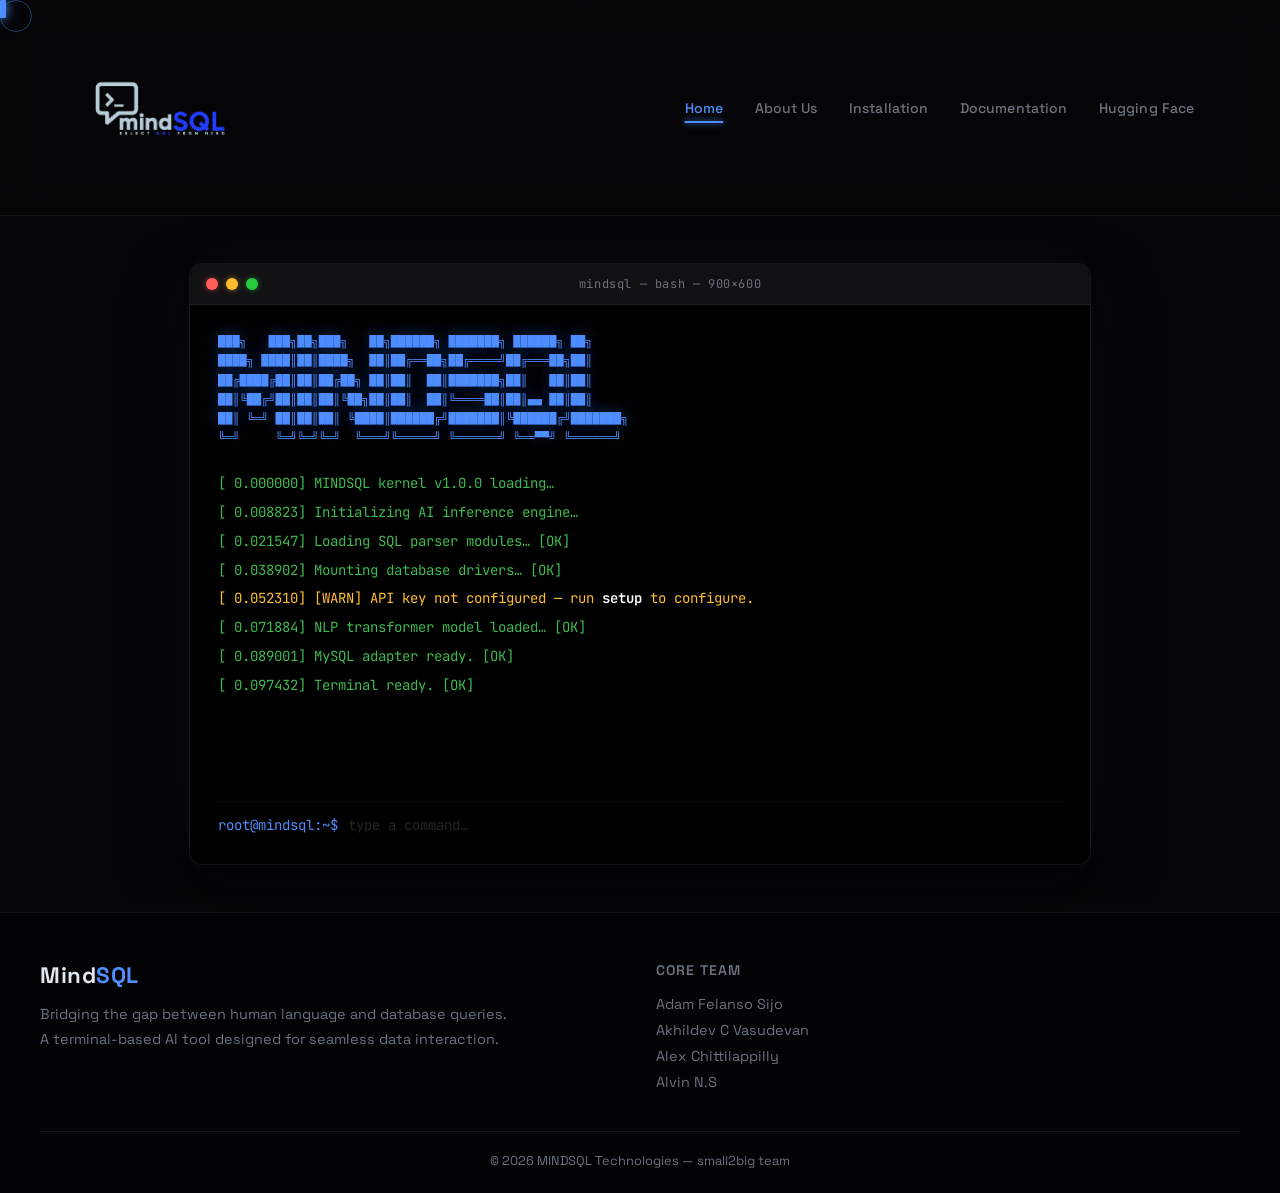
<file: index.html>
<!DOCTYPE html>
<html lang="en">
<head>
    <meta charset="UTF-8">
    <meta name="viewport" content="width=device-width, initial-scale=1.0">
    <title>MINDSQL | SELECT SQL FROM MIND</title>
    <meta name="description" content="MINDSQL — Terminal-based AI tool that converts natural language to SQL.">
    <link rel="stylesheet" href="styles.css">
    <link href="https://fonts.googleapis.com/css2?family=Space+Grotesk:wght@400;500;600;700;800&family=JetBrains+Mono:wght@400;500;600&display=swap" rel="stylesheet">
</head>
<body>

    <header class="navbar">
        <div class="nav-container">
            <a href="index.html" class="logo" style="text-decoration:none">
                <img src="assets/3.png" alt="MINDSQL Logo" style="max-height:180px;width:auto;vertical-align:middle">
            </a>
            <nav class="nav-links">
                <a href="index.html" class="active">Home</a>
                <a href="about.html">About Us</a>
                <a href="installation.html">Installation</a>
                <a href="docs.html">Documentation</a>
                <a href="https://huggingface.co/AKHILDEVCV/MindSQL-Model-GGUF" target="_blank">Hugging Face </a>
            </nav>
        </div>
    </header>

    <main class="hero">
        <div class="terminal-container">
            <div class="terminal-header">
                <span class="dot red"></span>
                <span class="dot yellow"></span>
                <span class="dot green"></span>
                <span class="terminal-header-title">mindsql — bash — 900×600</span>
            </div>
            <div class="terminal-body" id="terminal-body">
                <pre class="ascii-art">
███╗   ███╗██╗███╗   ██╗██████╗ ███████╗ ██████╗ ██╗     
████╗ ████║██║████╗  ██║██╔══██╗██╔════╝██╔═══██╗██║     
██╔████╔██║██║██╔██╗ ██║██║  ██║███████╗██║   ██║██║     
██║╚██╔╝██║██║██║╚██╗██║██║  ██║╚════██║██║▄▄ ██║██║     
██║ ╚═╝ ██║██║██║ ╚████║██████╔╝███████║╚██████╔╝███████╗
╚═╝     ╚═╝╚═╝╚═╝  ╚═══╝╚═════╝ ╚══════╝ ╚══▀▀╝ ╚══════╝</pre>
                <div class="terminal-output" id="terminal-output"></div>
                <div class="terminal-input-line">
                    <span class="prompt">root@mindsql:~$</span>
                    <input type="text" id="terminal-input" autofocus autocomplete="off" spellcheck="false" placeholder="type a command…">
                </div>
            </div>
        </div>
    </main>

    <footer class="footer">
        <div class="footer-content">
            <div class="footer-brand">
                <h2 class="footer-logo">Mind<span class="text-blue">SQL</span></h2>
                <p class="footer-desc">
                    Bridging the gap between human language and database queries.<br>
                    A terminal-based AI tool designed for seamless data interaction.
                </p>
            </div>
            <div class="footer-team">
                <h3 class="team-heading">Core Team</h3>
                <ul class="team-list">
                    <li>Adam Felanso Sijo</li>
                    <li>Akhildev C Vasudevan</li>
                    <li>Alex Chittilappilly</li>
                    <li>Alvin N.S</li>
                </ul>
            </div>
        </div>
        <div class="footer-bottom">
            <p class="copyright">&copy; 2026 MINDSQL Technologies — small2big team</p>
        </div>
    </footer>

    <script src="transitions.js"></script>
    <script src="script.js"></script>
</body>
</html>
</file>
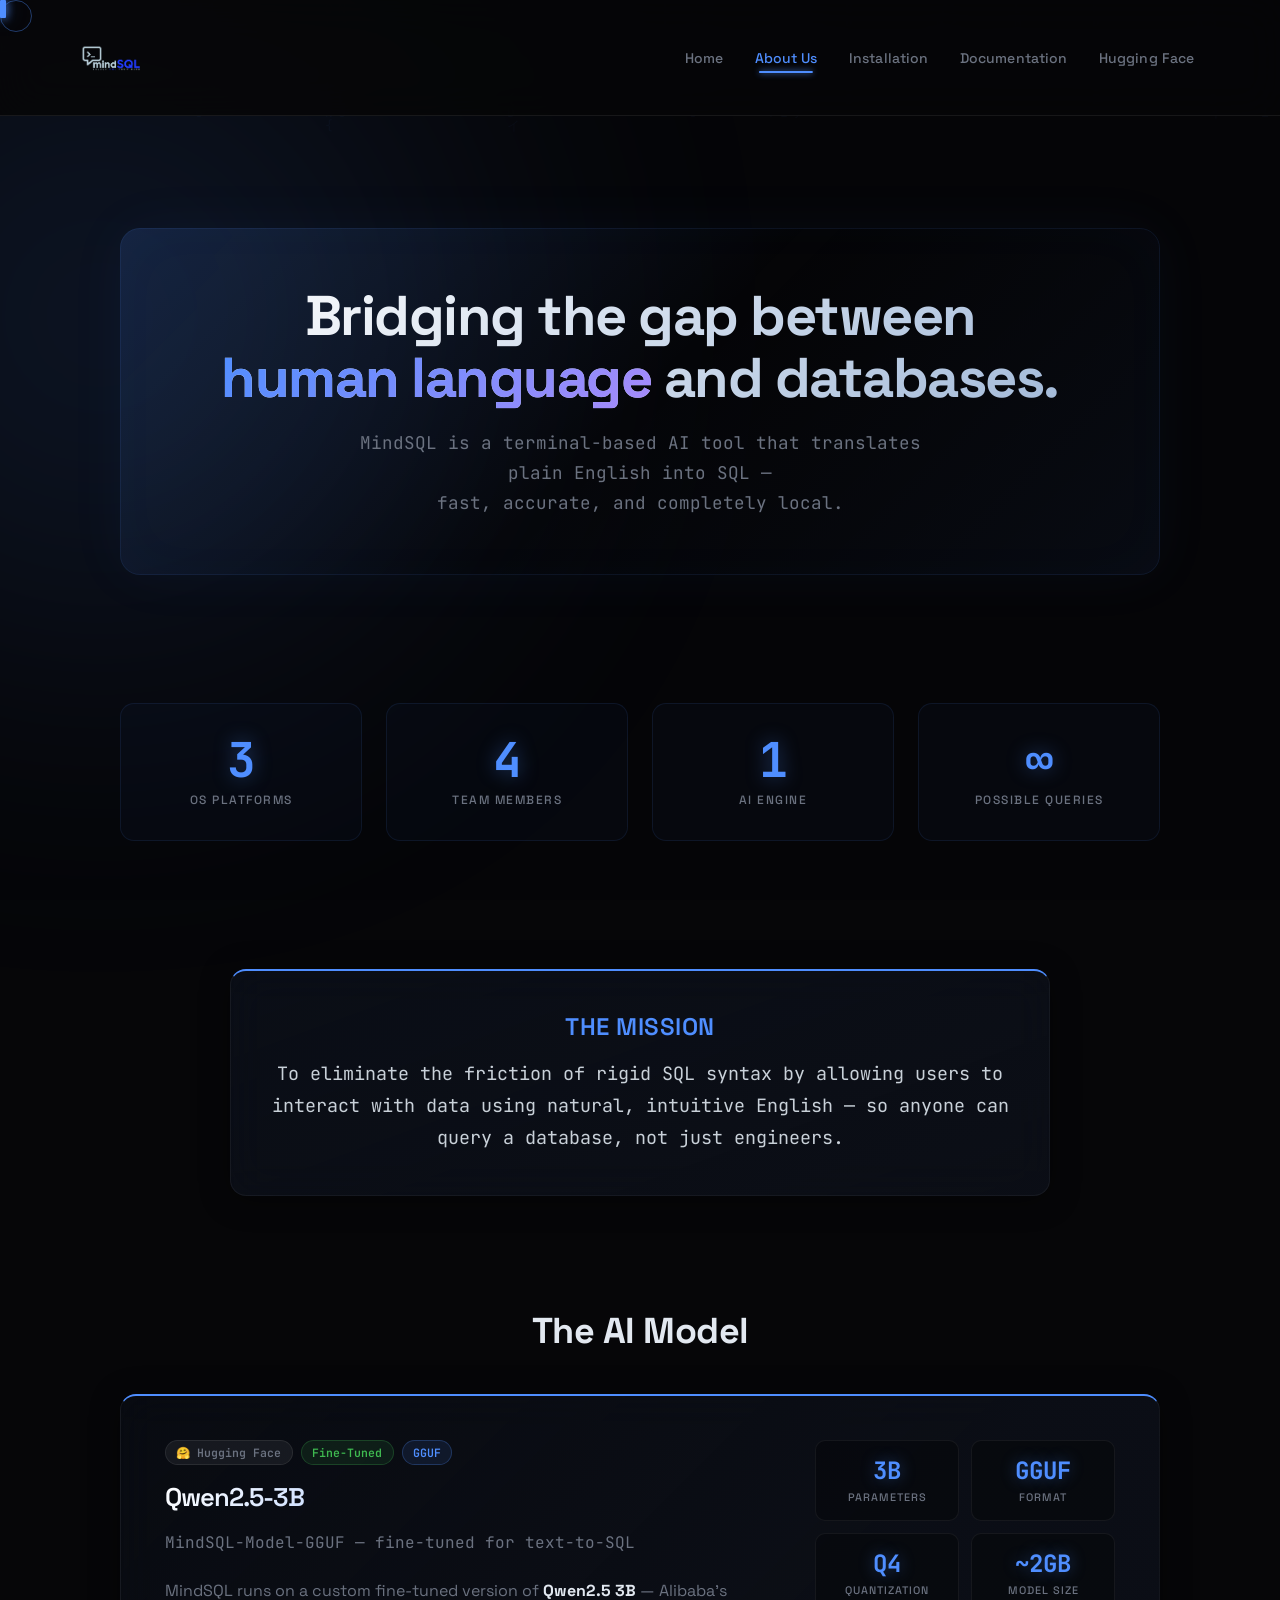
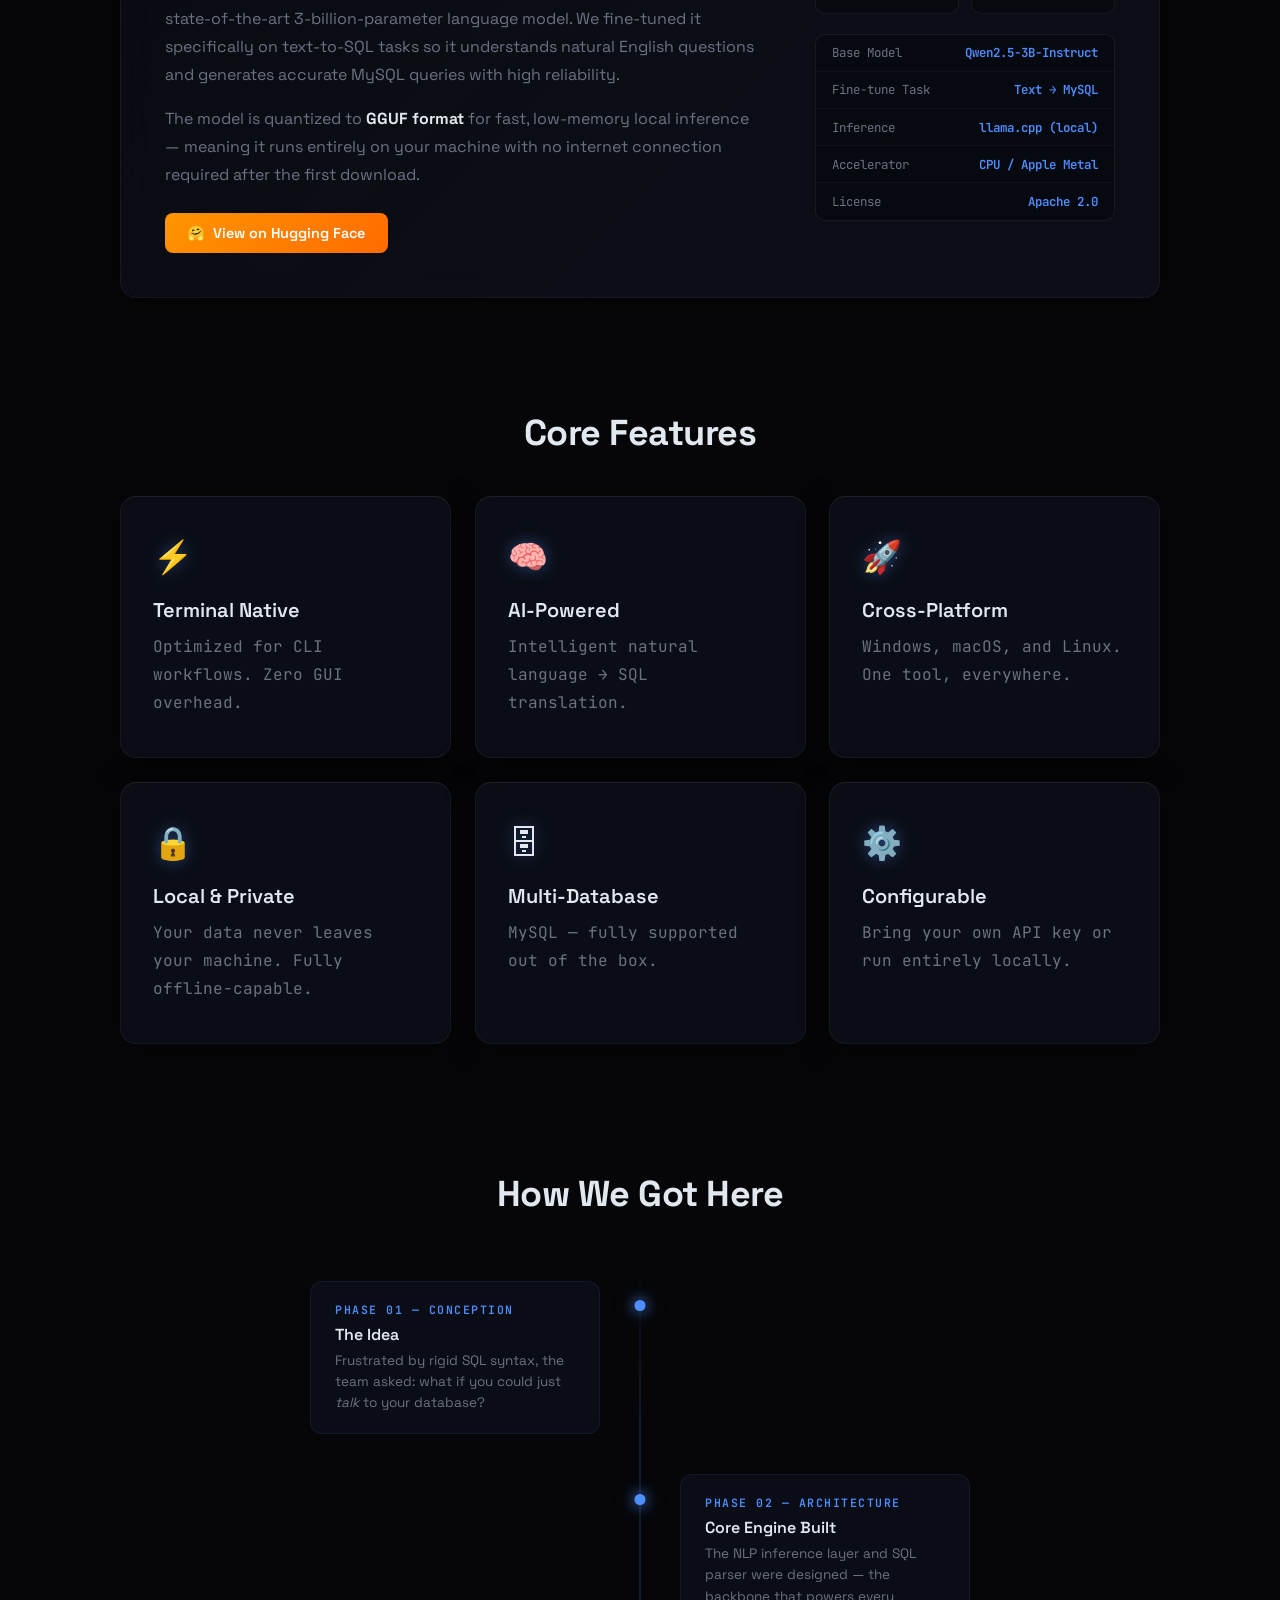
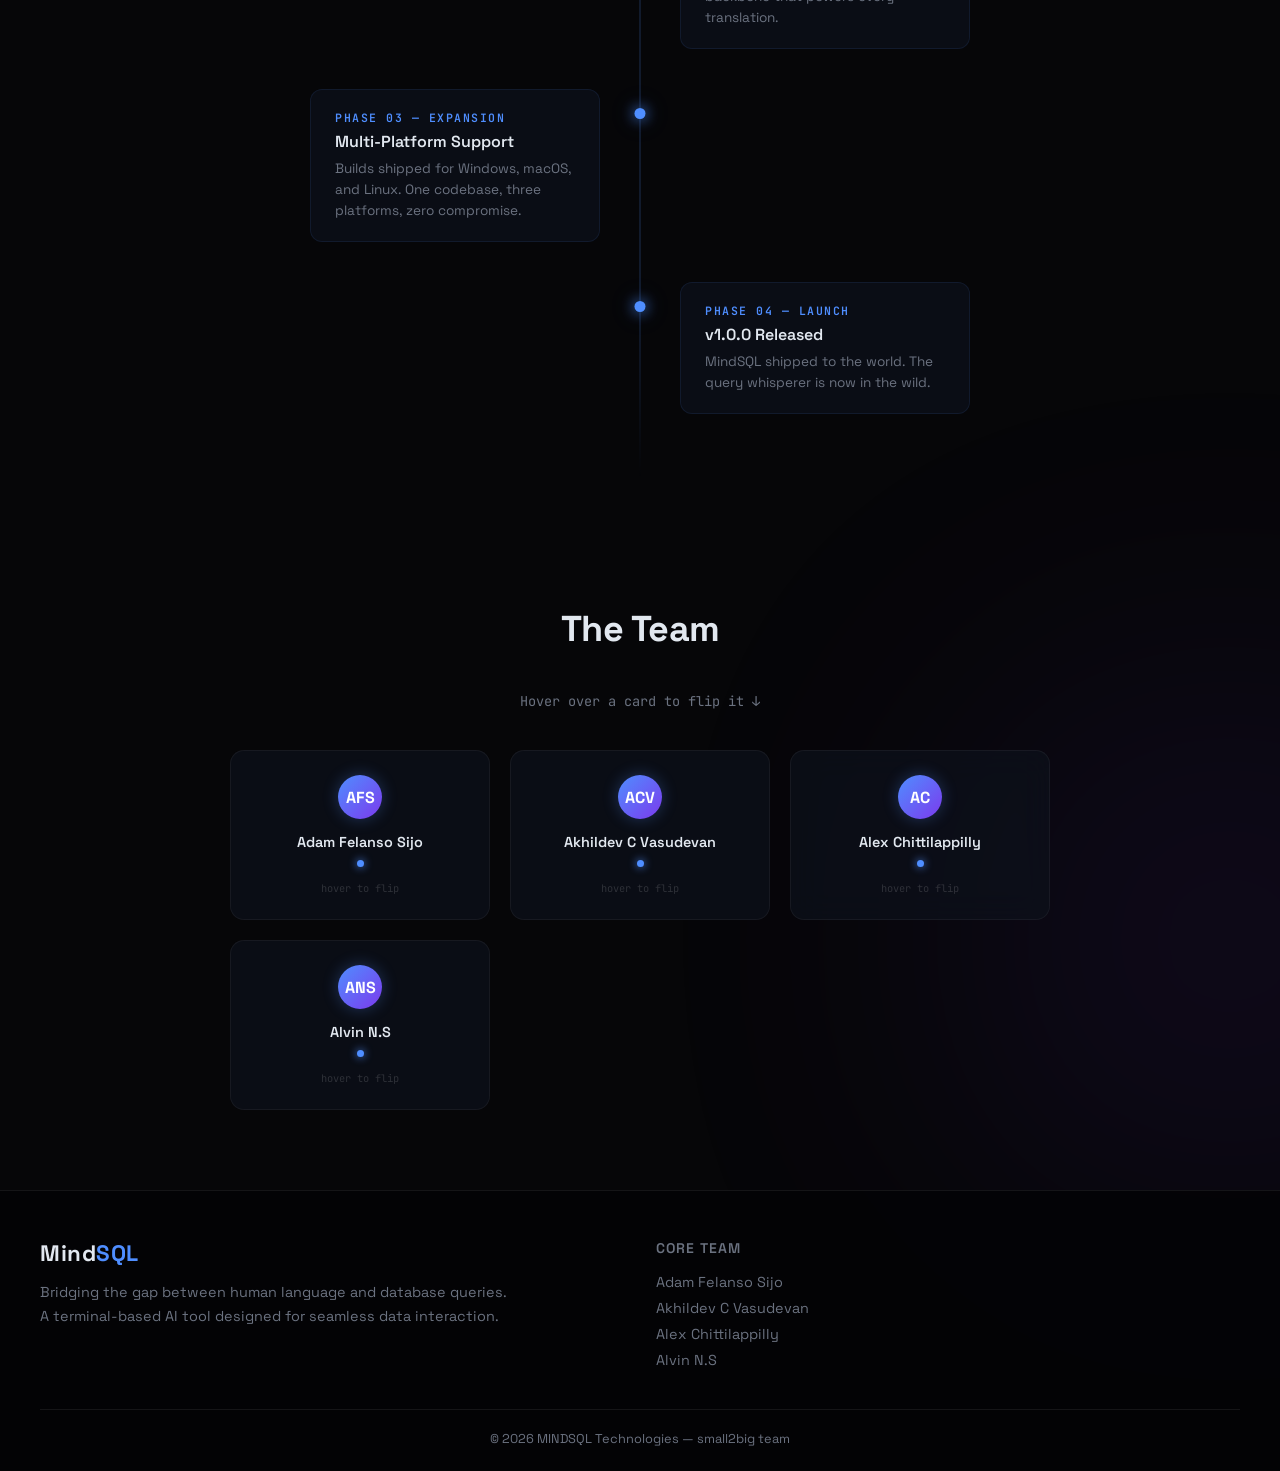
<file: about.html>
<!DOCTYPE html>
<html lang="en">
<head>
    <meta charset="UTF-8">
    <meta name="viewport" content="width=device-width, initial-scale=1.0">
    <title>About Us | MINDSQL</title>
    <meta name="description" content="Learn about MindSQL — the terminal-based AI tool for seamless data interaction.">
    <link rel="stylesheet" href="styles.css">
    <link href="https://fonts.googleapis.com/css2?family=Space+Grotesk:wght@400;500;600;700;800&family=JetBrains+Mono:wght@400;500;600&display=swap" rel="stylesheet">
</head>
<body>

    <header class="navbar">
        <div class="nav-container">
            <a href="index.html" class="logo" style="text-decoration:none">
                <img src="assets/3.png" alt="MINDSQL Logo" style="max-height:80px;width:auto;vertical-align:middle">
            </a>
            <nav class="nav-links">
                <a href="index.html">Home</a>
                <a href="about.html" class="active">About Us</a>
                <a href="installation.html">Installation</a>
                <a href="docs.html">Documentation</a>
                <a href="https://huggingface.co/AKHILDEVCV/MindSQL-Model-GGUF" target="_blank">Hugging Face </a>
            </nav>
        </div>
    </header>

    <main class="about-page">

        <!-- ── Hero ─────────────────────────────────── -->
        <section class="about-hero">
            <div class="container border-glow">
                <h1 class="hero-heading">
                    Bridging the gap between<br>
                    <span class="highlight">human language</span> and databases.
                </h1>
                <p class="hero-subtitle font-mono">
                    MindSQL is a terminal-based AI tool that translates plain English into SQL —<br>
                    fast, accurate, and completely local.
                </p>
            </div>
        </section>

        <!-- ── Stats ─────────────────────────────────── -->
        <section class="stats-section">
            <div class="container">
                <div class="stats-grid">
                    <div class="stat-item">
                        <div class="stat-number" data-target="3">0</div>
                        <div class="stat-label">OS Platforms</div>
                    </div>
                    <div class="stat-item">
                        <div class="stat-number" data-target="4">0</div>
                        <div class="stat-label">Team Members</div>
                    </div>
                    <div class="stat-item">
                        <div class="stat-number" data-target="1">0</div>
                        <div class="stat-label">AI Engine</div>
                    </div>
                    <div class="stat-item">
                        <div class="stat-number" data-target="inf">∞</div>
                        <div class="stat-label">Possible Queries</div>
                    </div>
                </div>
            </div>
        </section>

        <!-- ── Mission ───────────────────────────────── -->
        <section class="mission-section">
            <div class="container container-sm">
                <div class="glass-card mission-card">
                    <h2>The Mission</h2>
                    <p class="font-mono">
                        To eliminate the friction of rigid SQL syntax by allowing users to interact with data
                        using natural, intuitive English — so anyone can query a database, not just engineers.
                    </p>
                </div>
            </div>
        </section>

        <!-- ── The Model ─────────────────────────────── -->
        <section class="model-section">
            <div class="container">
                <h2 class="section-title">The AI Model</h2>
                <div class="model-card glass-card">
                    <div class="model-card-left">
                        <div class="model-badge-row">
                            <span class="model-badge">🤗 Hugging Face</span>
                            <span class="model-badge green">Fine-Tuned</span>
                            <span class="model-badge blue">GGUF</span>
                        </div>
                        <h3 class="model-name">Qwen2.5-3B</h3>
                        <p class="model-tagline font-mono">MindSQL-Model-GGUF — fine-tuned for text-to-SQL</p>
                        <p class="model-desc">
                            MindSQL runs on a custom fine-tuned version of <strong>Qwen2.5 3B</strong> —
                            Alibaba's state-of-the-art 3-billion-parameter language model. We fine-tuned it
                            specifically on text-to-SQL tasks so it understands natural English questions
                            and generates accurate MySQL queries with high reliability.
                        </p>
                        <p class="model-desc">
                            The model is quantized to <strong>GGUF format</strong> for fast,
                            low-memory local inference — meaning it runs entirely on your machine
                            with no internet connection required after the first download.
                        </p>
                        <a href="https://huggingface.co/AKHILDEVCV/MindSQL-Model-GGUF" target="_blank" class="model-hf-btn">
                            <span>🤗</span> View on Hugging Face
                        </a>
                    </div>
                    <div class="model-card-right">
                        <div class="model-stats-grid">
                            <div class="model-stat">
                                <div class="model-stat-val">3B</div>
                                <div class="model-stat-lbl">Parameters</div>
                            </div>
                            <div class="model-stat">
                                <div class="model-stat-val">GGUF</div>
                                <div class="model-stat-lbl">Format</div>
                            </div>
                            <div class="model-stat">
                                <div class="model-stat-val">Q4</div>
                                <div class="model-stat-lbl">Quantization</div>
                            </div>
                            <div class="model-stat">
                                <div class="model-stat-val">~2GB</div>
                                <div class="model-stat-lbl">Model Size</div>
                            </div>
                        </div>
                        <div class="model-arch-box font-mono">
                            <div class="model-arch-row">
                                <span class="arch-label">Base Model</span>
                                <span class="arch-val">Qwen2.5-3B-Instruct</span>
                            </div>
                            <div class="model-arch-row">
                                <span class="arch-label">Fine-tune Task</span>
                                <span class="arch-val">Text → MySQL</span>
                            </div>
                            <div class="model-arch-row">
                                <span class="arch-label">Inference</span>
                                <span class="arch-val">llama.cpp (local)</span>
                            </div>
                            <div class="model-arch-row">
                                <span class="arch-label">Accelerator</span>
                                <span class="arch-val">CPU / Apple Metal</span>
                            </div>
                            <div class="model-arch-row">
                                <span class="arch-label">License</span>
                                <span class="arch-val">Apache 2.0</span>
                            </div>
                        </div>
                    </div>
                </div>
            </div>
        </section>

        <!-- ── Core Features ─────────────────────────── -->
        <section class="features-section">
            <div class="container">
                <h2 class="section-title">Core Features</h2>
                <div class="features-grid">
                    <div class="glass-card feature-item">
                        <span class="feature-icon">⚡</span>
                        <h3>Terminal Native</h3>
                        <p class="font-mono">Optimized for CLI workflows. Zero GUI overhead.</p>
                    </div>
                    <div class="glass-card feature-item">
                        <span class="feature-icon">🧠</span>
                        <h3>AI-Powered</h3>
                        <p class="font-mono">Intelligent natural language → SQL translation.</p>
                    </div>
                    <div class="glass-card feature-item">
                        <span class="feature-icon">🚀</span>
                        <h3>Cross-Platform</h3>
                        <p class="font-mono">Windows, macOS, and Linux. One tool, everywhere.</p>
                    </div>
                    <div class="glass-card feature-item">
                        <span class="feature-icon">🔒</span>
                        <h3>Local &amp; Private</h3>
                        <p class="font-mono">Your data never leaves your machine. Fully offline-capable.</p>
                    </div>
                    <div class="glass-card feature-item">
                        <span class="feature-icon">🗄</span>
                        <h3>Multi-Database</h3>
                        <p class="font-mono">MySQL — fully supported out of the box.</p>
                    </div>
                    <div class="glass-card feature-item">
                        <span class="feature-icon">⚙️</span>
                        <h3>Configurable</h3>
                        <p class="font-mono">Bring your own API key or run entirely locally.</p>
                    </div>
                </div>
            </div>
        </section>

        <!-- ── Timeline ──────────────────────────────── -->
        <section class="timeline-section">
            <div class="container">
                <h2 class="section-title">How We Got Here</h2>
                <div class="timeline">

                    <div class="timeline-item">
                        <div class="timeline-dot"></div>
                        <div class="timeline-content">
                            <div class="timeline-tag">Phase 01 — Conception</div>
                            <h4>The Idea</h4>
                            <p>Frustrated by rigid SQL syntax, the team asked: what if you could just <em>talk</em> to your database?</p>
                        </div>
                    </div>

                    <div class="timeline-item">
                        <div class="timeline-dot"></div>
                        <div class="timeline-content">
                            <div class="timeline-tag">Phase 02 — Architecture</div>
                            <h4>Core Engine Built</h4>
                            <p>The NLP inference layer and SQL parser were designed — the backbone that powers every translation.</p>
                        </div>
                    </div>

                    <div class="timeline-item">
                        <div class="timeline-dot"></div>
                        <div class="timeline-content">
                            <div class="timeline-tag">Phase 03 — Expansion</div>
                            <h4>Multi-Platform Support</h4>
                            <p>Builds shipped for Windows, macOS, and Linux. One codebase, three platforms, zero compromise.</p>
                        </div>
                    </div>

                    <div class="timeline-item">
                        <div class="timeline-dot"></div>
                        <div class="timeline-content">
                            <div class="timeline-tag">Phase 04 — Launch</div>
                            <h4>v1.0.0 Released</h4>
                            <p>MindSQL shipped to the world. The query whisperer is now in the wild.</p>
                        </div>
                    </div>

                </div>
            </div>
        </section>

        <!-- ── Team ──────────────────────────────────── -->
        <section class="team-section">
            <div class="container container-sm">
                <h2 class="section-title text-center">The Team</h2>
                <p style="text-align:center;color:var(--text-muted);font-family:var(--font-mono);font-size:0.85rem;margin-bottom:2.5rem">
                    Hover over a card to flip it ↓
                </p>
                <div class="team-roster">

                    <!-- Adam -->
                    <div class="team-card">
                        <div class="team-card-inner">
                            <div class="team-card-front">
                                <div class="tc-avatar">AFS</div>
                                <div class="tc-name">Adam Felanso Sijo</div>
                                <div class="tc-dot"></div>
                                <div class="tc-hint">hover to flip</div>
                            </div>
                            <div class="team-card-back">
                                <div class="tc-role">Lead Developer</div>
                                <div class="tc-quote">"The architect behind the vision — if it runs, it's his fault."</div>
                                <a href="https://github.com/Felanso-777" target="_blank" class="tc-github">GITHUB</a>
                            </div>
                        </div>
                    </div>

                    <!-- Akhildev -->
                    <div class="team-card">
                        <div class="team-card-inner">
                            <div class="team-card-front">
                                <div class="tc-avatar">ACV</div>
                                <div class="tc-name">Akhildev C Vasudevan</div>
                                <div class="tc-dot"></div>
                                <div class="tc-hint">hover to flip</div>
                            </div>
                            <div class="team-card-back">
                                <div class="tc-role">AI Engineer</div>
                                <div class="tc-quote">"Teaching machines to think in SQL, one prompt at a time."</div>
                                <a href="https://github.com/AkhildevCV" target="_blank" class="tc-github">GITHUB</a>
                            </div>
                        </div>
                    </div>

                    <!-- Alex -->
                    <div class="team-card">
                        <div class="team-card-inner">
                            <div class="team-card-front">
                                <div class="tc-avatar">AC</div>
                                <div class="tc-name">Alex Chittilappilly</div>
                                <div class="tc-dot"></div>
                                <div class="tc-hint">hover to flip</div>
                            </div>
                            <div class="team-card-back">
                                <div class="tc-role">Backend Developer</div>
                                <div class="tc-quote">"The query whisperer. If the DB responds, he made it happen."</div>
                                <a href="https://github.com/buildbyalex" target="_blank" class="tc-github">GITHUB</a>
                            </div>
                        </div>
                    </div>

                    <!-- Alvin -->
                    <div class="team-card">
                        <div class="team-card-inner">
                            <div class="team-card-front">
                                <div class="tc-avatar">ANS</div>
                                <div class="tc-name">Alvin N.S</div>
                                <div class="tc-dot"></div>
                                <div class="tc-hint">hover to flip</div>
                            </div>
                            <div class="team-card-back">
                                <div class="tc-role">Systems Architect</div>
                                <div class="tc-quote">"Building on solid foundations — three platforms, zero excuses."</div>
                                <a href="https://github.com/alvinns" target="_blank" class="tc-github">GITHUB</a>
                            </div>
                        </div>
                    </div>

                </div>
            </div>
        </section>

    </main>

    <footer class="footer">
        <div class="footer-content">
            <div class="footer-brand">
                <h2 class="footer-logo">Mind<span class="text-blue">SQL</span></h2>
                <p class="footer-desc">
                    Bridging the gap between human language and database queries.<br>
                    A terminal-based AI tool designed for seamless data interaction.
                </p>
            </div>
            <div class="footer-team">
                <h3 class="team-heading">Core Team</h3>
                <ul class="team-list">
                    <li>Adam Felanso Sijo</li>
                    <li>Akhildev C Vasudevan</li>
                    <li>Alex Chittilappilly</li>
                    <li>Alvin N.S</li>
                </ul>
            </div>
        </div>
        <div class="footer-bottom">
            <p class="copyright">&copy; 2026 MINDSQL Technologies — small2big team</p>
        </div>
    </footer>

    <script src="transitions.js"></script>
    <script src="about-script.js"></script>
</body>
</html>
</file>
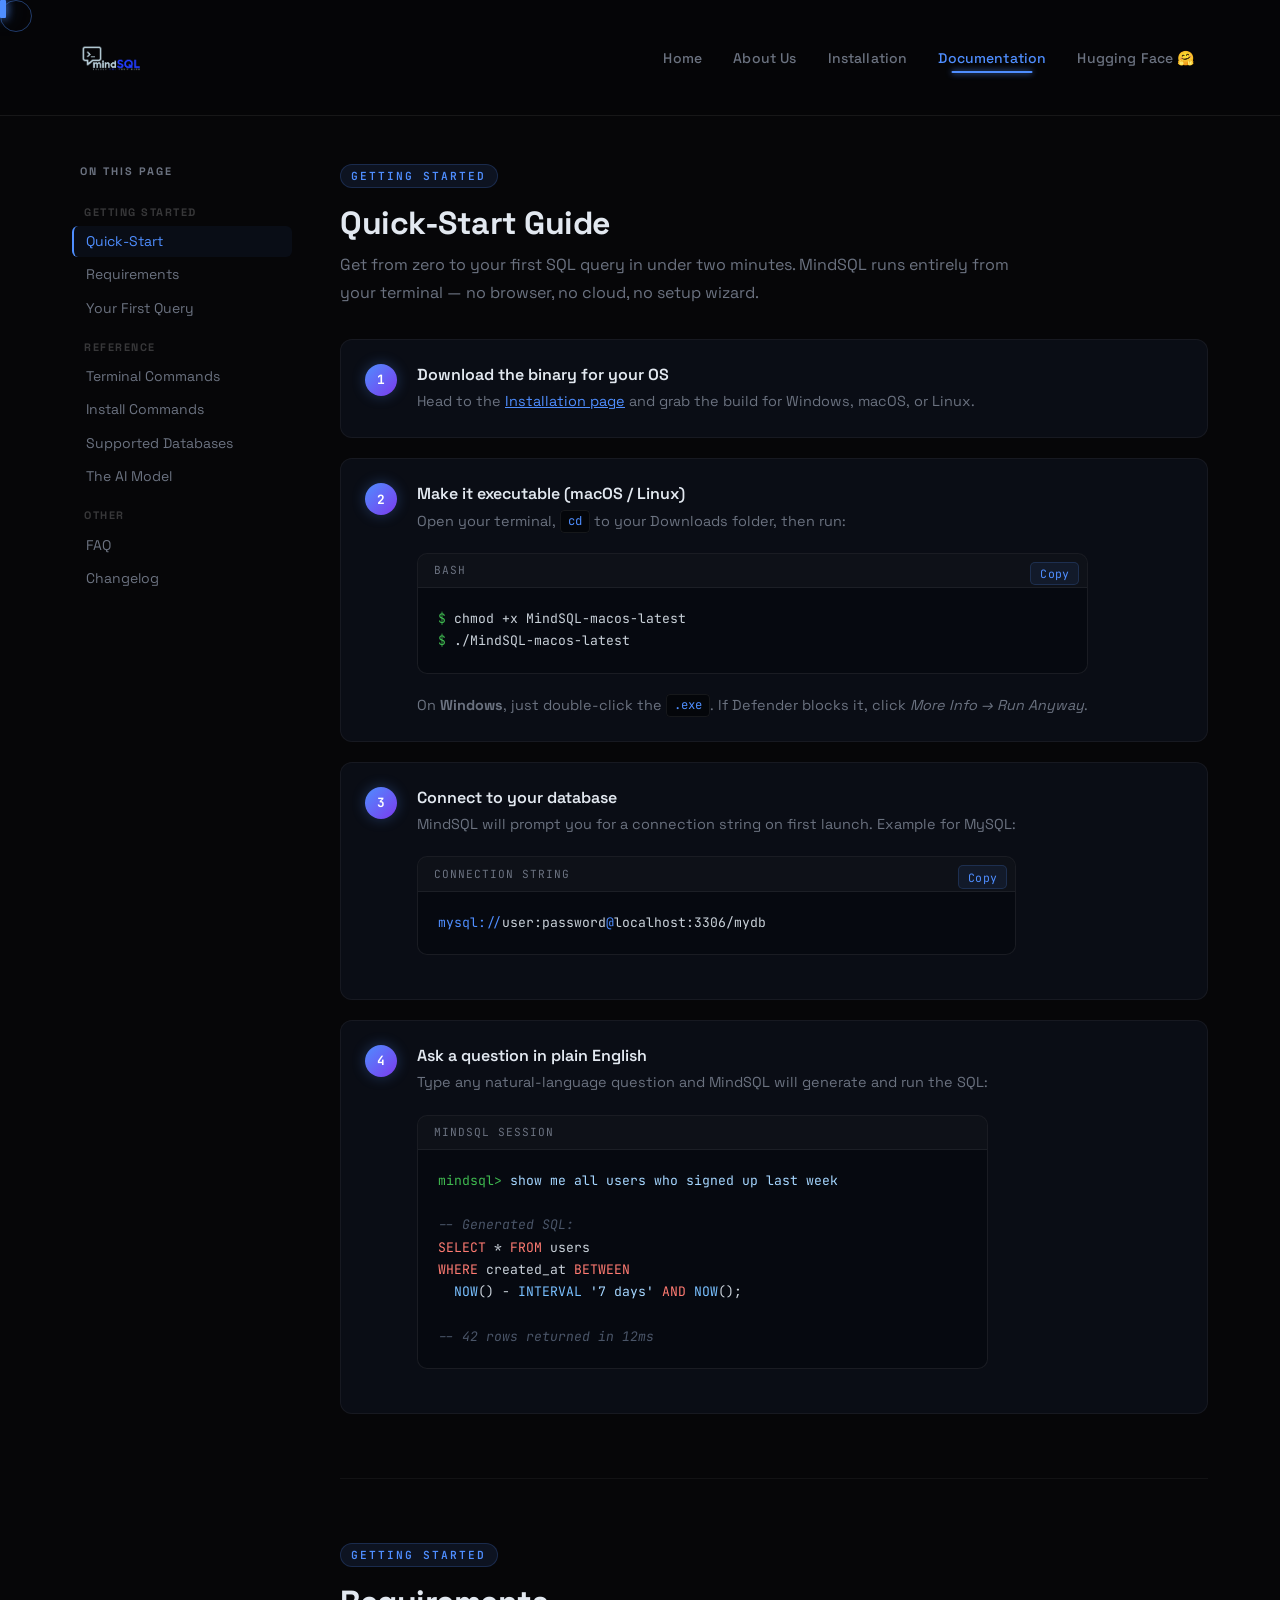
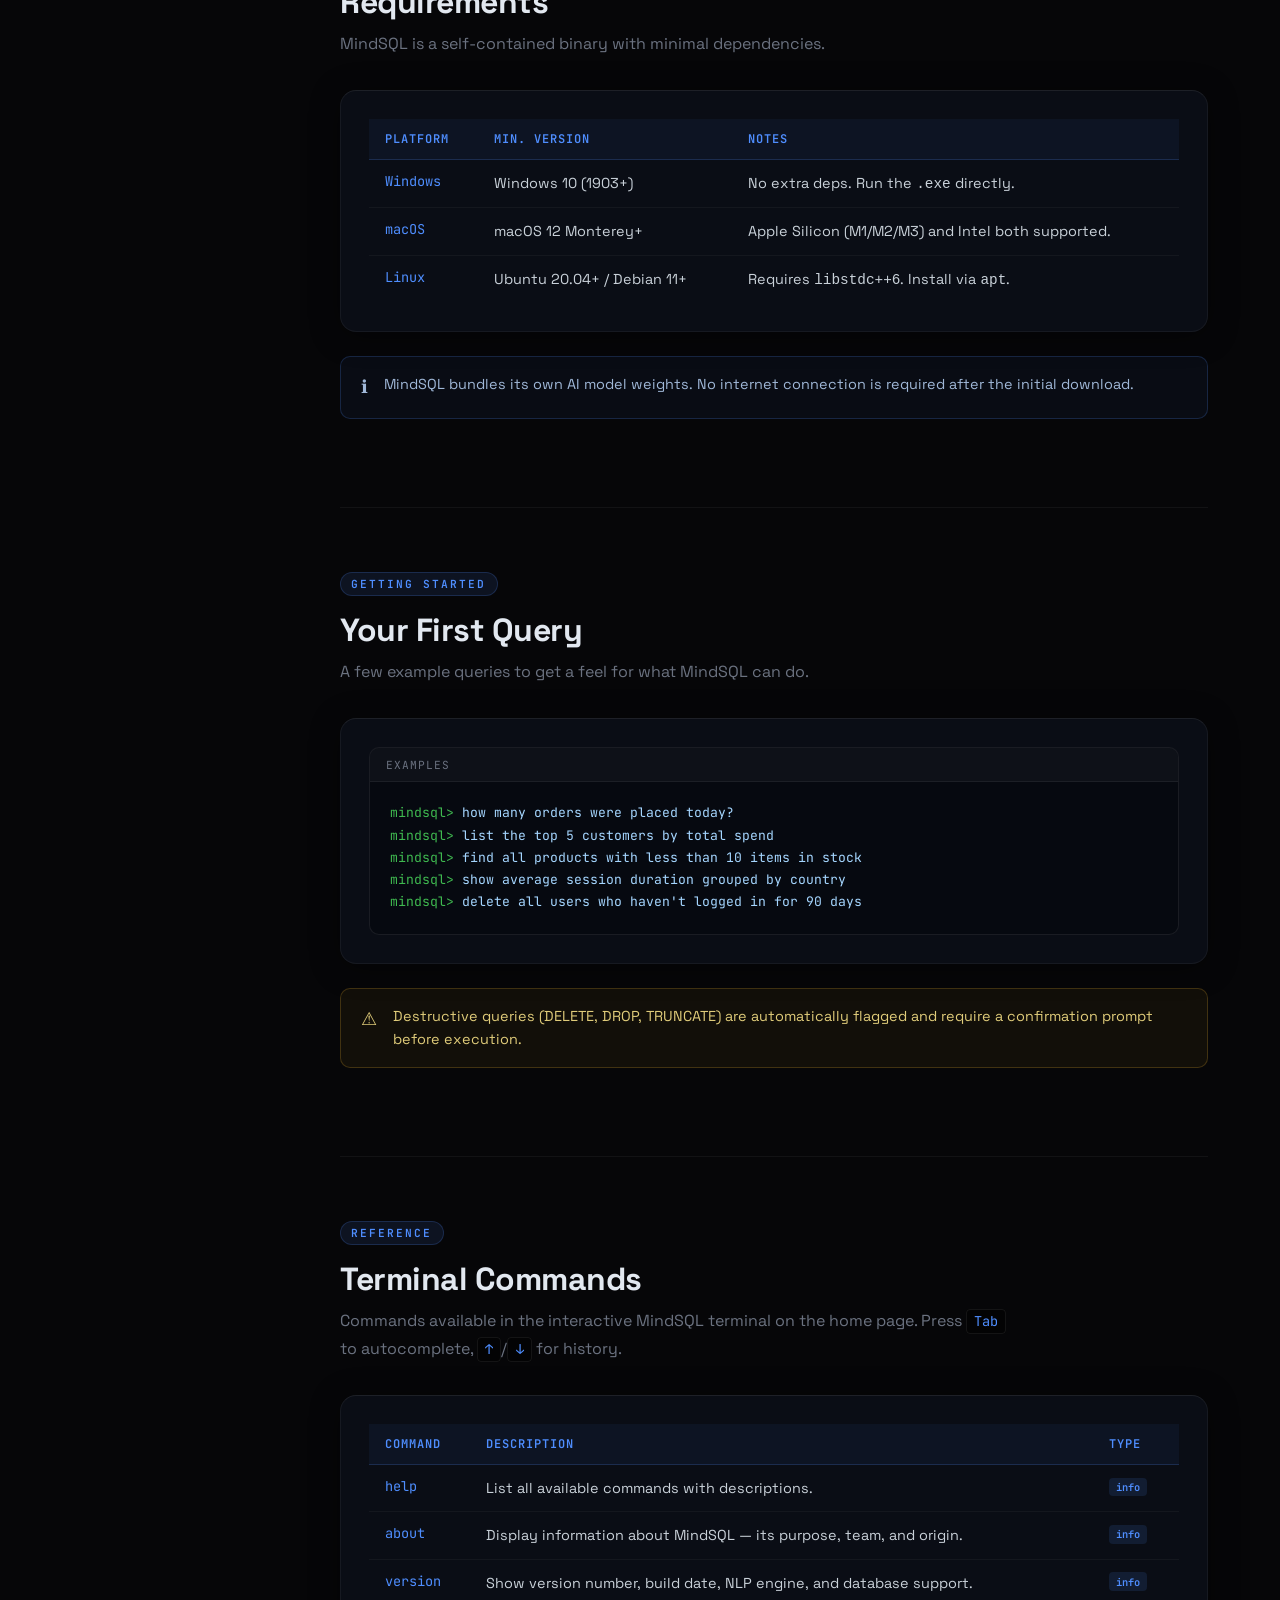
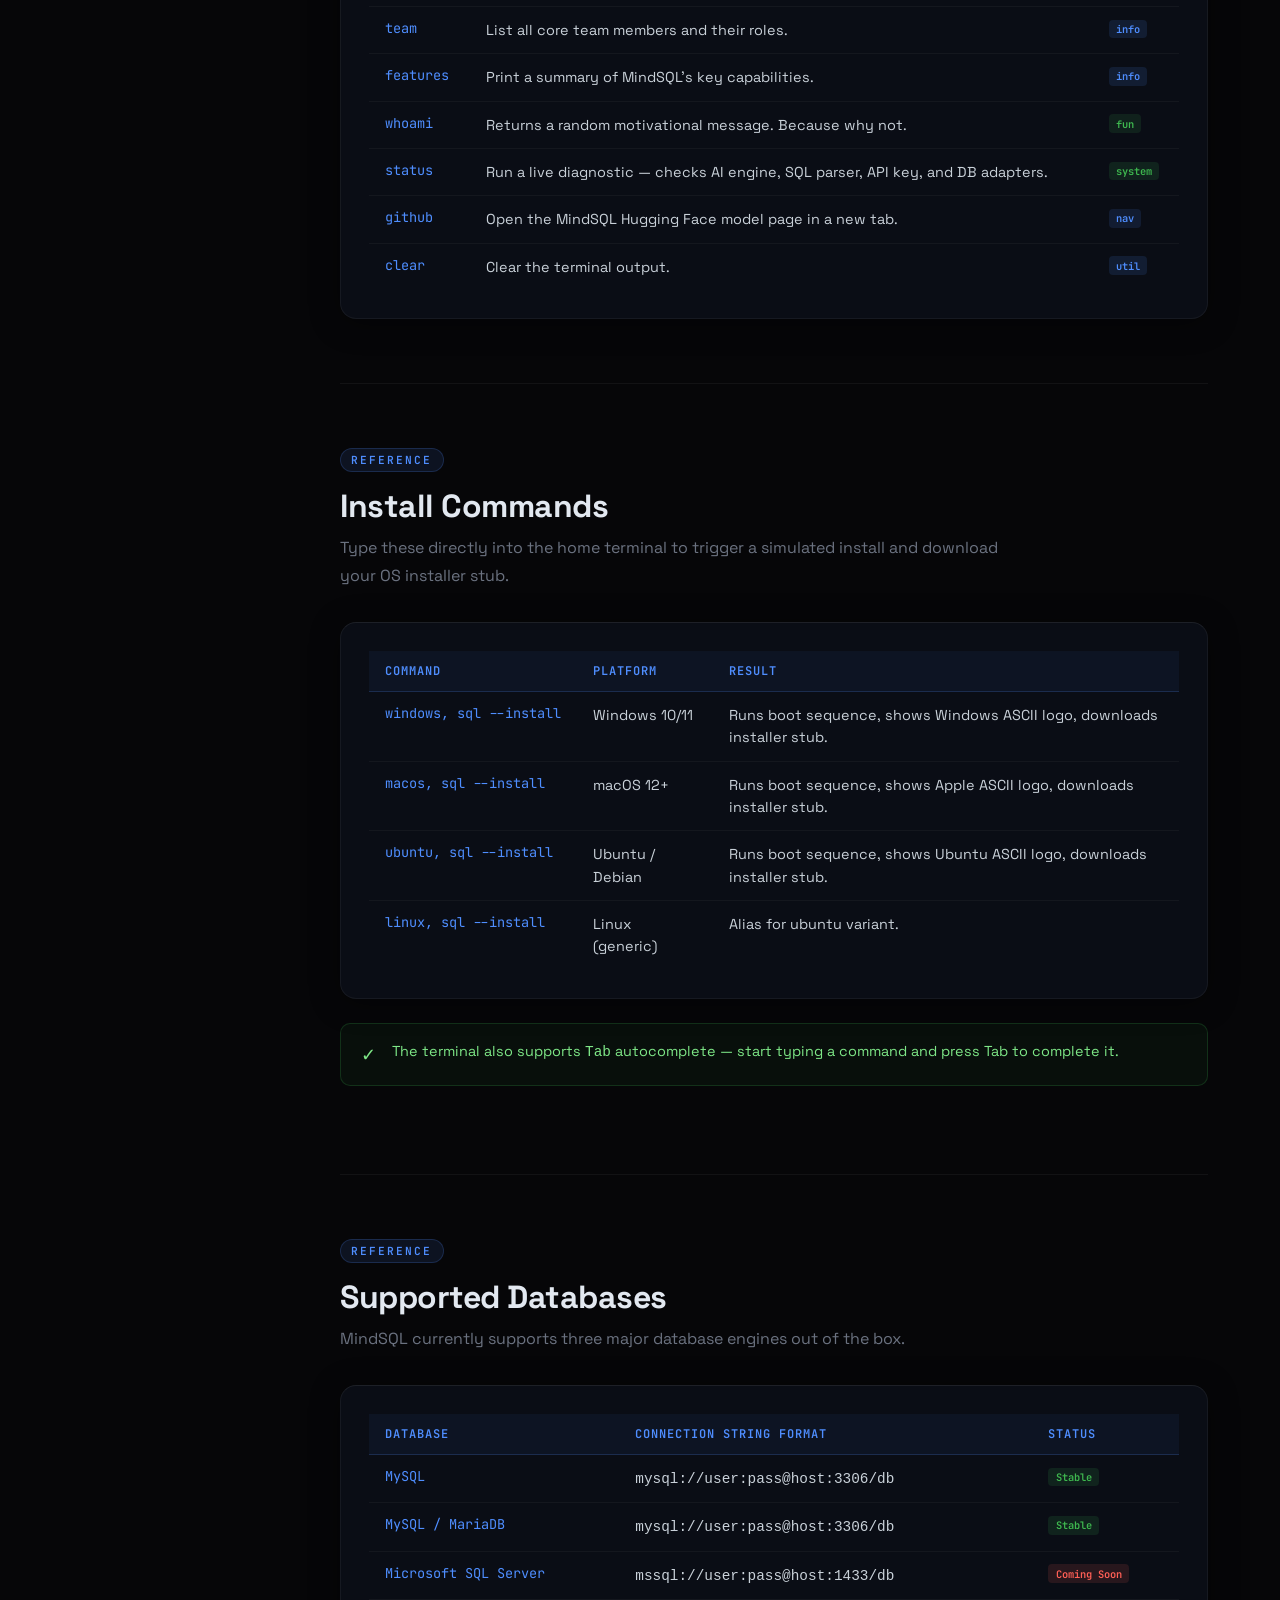
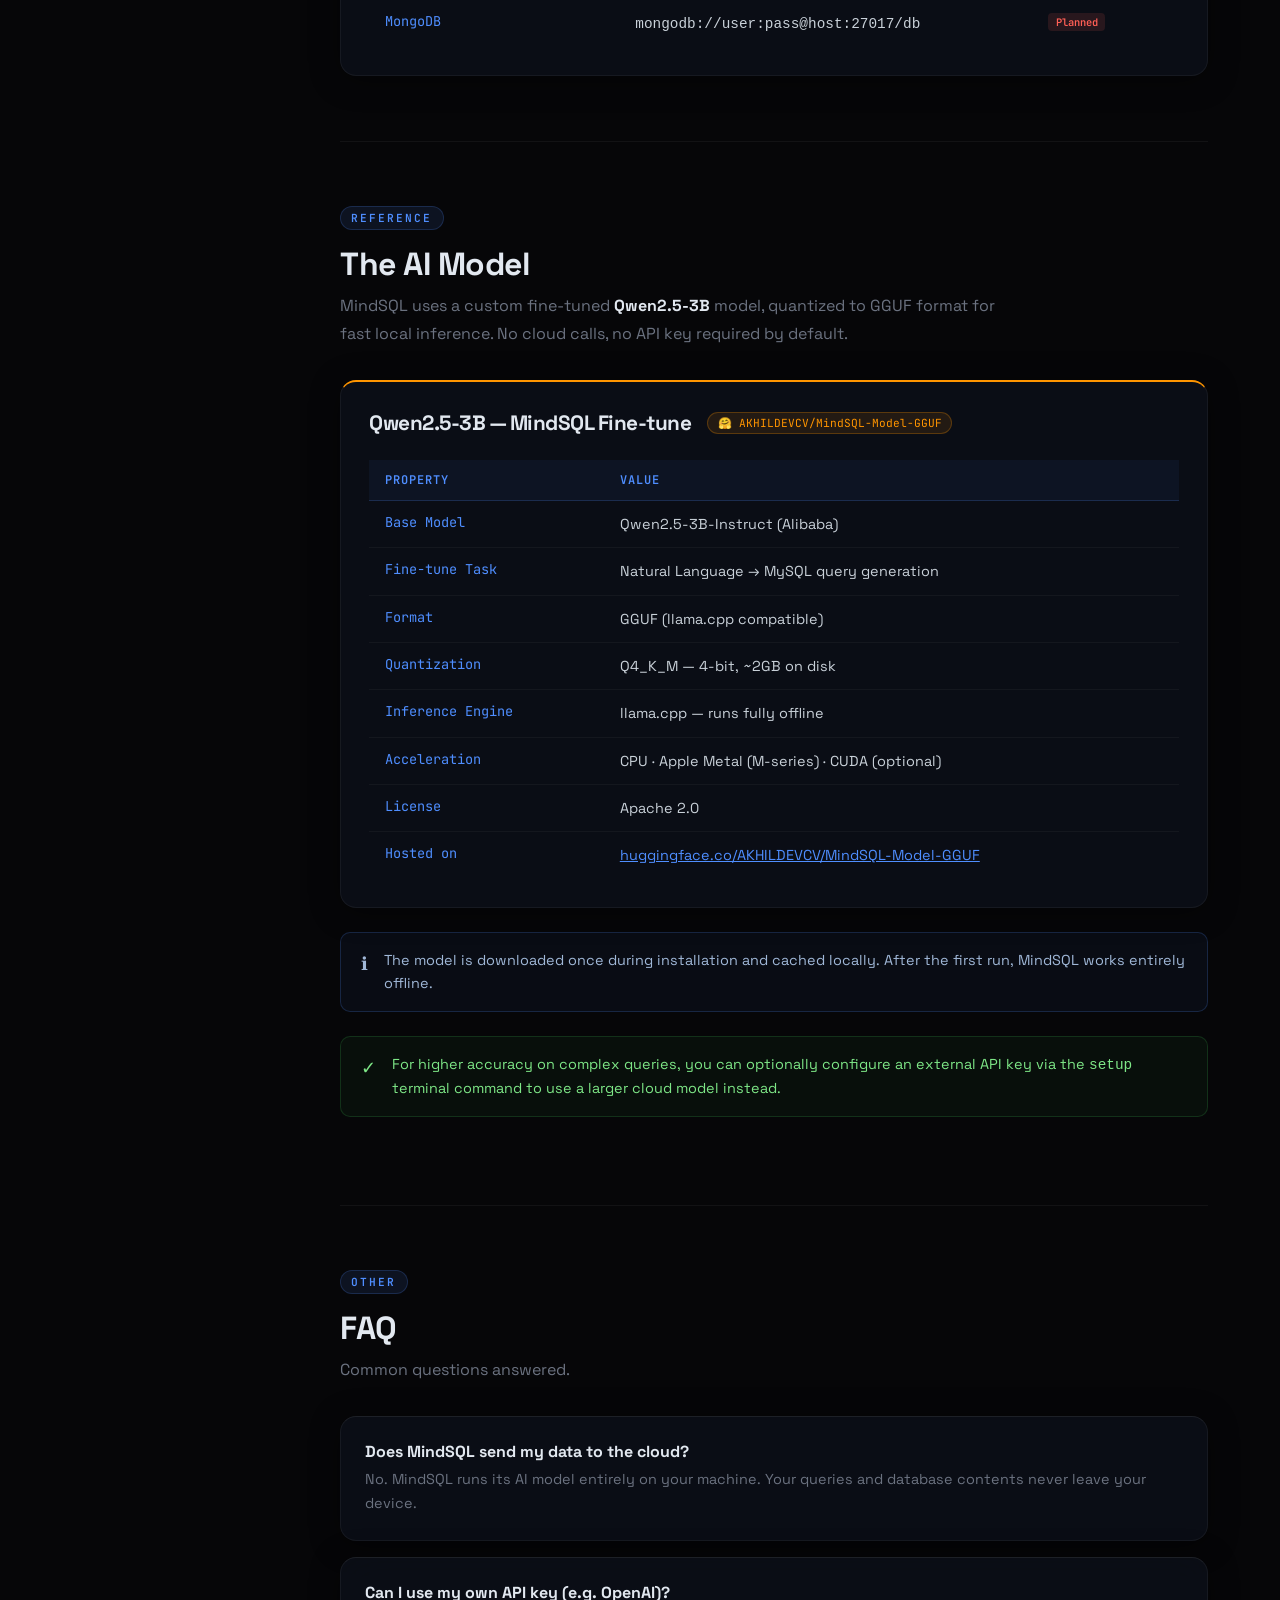
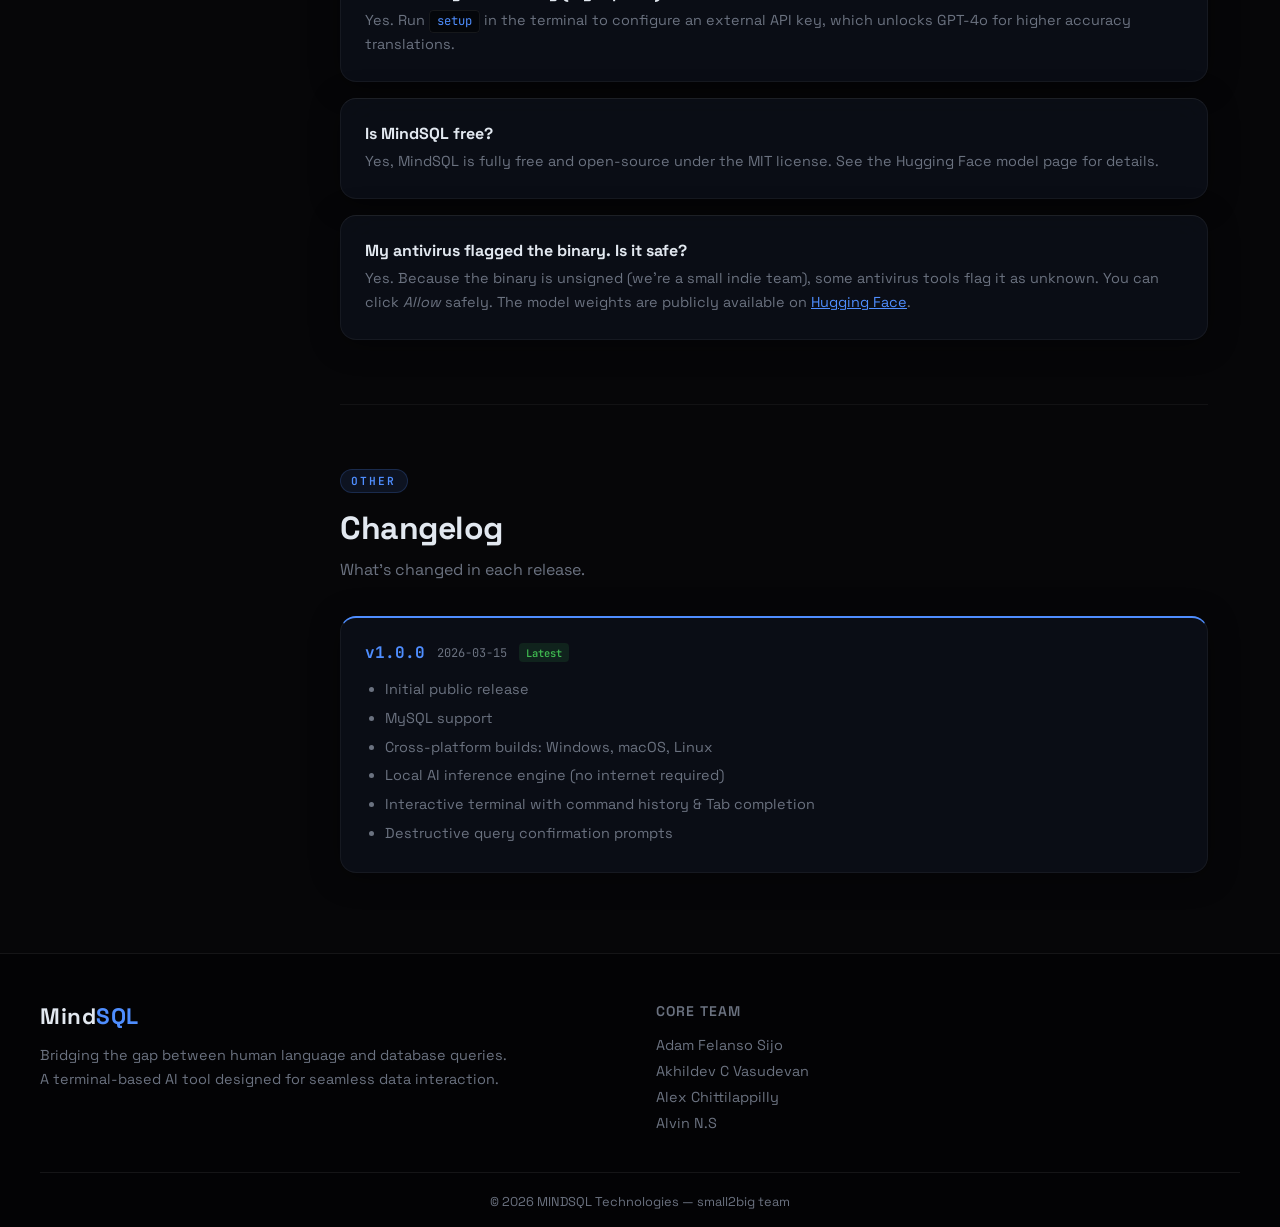
<file: docs.html>
<!DOCTYPE html>
<html lang="en">
<head>
    <meta charset="UTF-8">
    <meta name="viewport" content="width=device-width, initial-scale=1.0">
    <title>Documentation | MINDSQL</title>
    <meta name="description" content="MindSQL documentation — quick-start guide and full command reference.">
    <link rel="stylesheet" href="styles.css">
    <link href="https://fonts.googleapis.com/css2?family=Space+Grotesk:wght@400;500;600;700;800&family=JetBrains+Mono:wght@400;500;600&display=swap" rel="stylesheet">
    <style>
        /* ── Docs-specific layout ── */
        .docs-layout {
            display: flex;
            max-width: 1200px;
            margin: 0 auto;
            padding: 3rem 2rem 5rem;
            gap: 3rem;
            position: relative;
            z-index: 1;
        }

        /* Sidebar */
        .docs-sidebar {
            width: 220px;
            flex-shrink: 0;
            position: sticky;
            top: 5rem;
            align-self: flex-start;
            height: fit-content;
        }

        .sidebar-label {
            font-size: 0.68rem;
            font-weight: 700;
            letter-spacing: 2px;
            text-transform: uppercase;
            color: var(--text-muted);
            margin-bottom: 0.75rem;
            padding-left: 0.5rem;
        }

        .sidebar-nav {
            list-style: none;
            display: flex;
            flex-direction: column;
            gap: 0.15rem;
        }

        .sidebar-nav a {
            display: block;
            color: var(--text-muted);
            text-decoration: none;
            font-size: 0.875rem;
            padding: 0.4rem 0.75rem;
            border-radius: 6px;
            border-left: 2px solid transparent;
            transition: color 0.2s, background 0.2s, border-color 0.2s;
        }

        .sidebar-nav a:hover {
            color: var(--text-main);
            background: rgba(255,255,255,0.04);
        }

        .sidebar-nav a.active,
        .sidebar-nav a[data-active] {
            color: var(--accent-color);
            border-left-color: var(--accent-color);
            background: rgba(79,142,255,0.06);
        }

        .sidebar-nav .group-label {
            font-size: 0.68rem;
            font-weight: 700;
            letter-spacing: 1.5px;
            text-transform: uppercase;
            color: rgba(255,255,255,0.2);
            padding: 0.9rem 0.75rem 0.3rem;
        }

        /* Docs content */
        .docs-content {
            flex: 1;
            min-width: 0;
            display: flex;
            flex-direction: column;
            gap: 4rem;
        }

        .docs-section { scroll-margin-top: 5.5rem; }

        .docs-section-badge {
            display: inline-block;
            font-family: var(--font-mono);
            font-size: 0.7rem;
            font-weight: 600;
            letter-spacing: 2px;
            text-transform: uppercase;
            color: var(--accent-color);
            background: rgba(79,142,255,0.1);
            border: 1px solid rgba(79,142,255,0.2);
            padding: 0.25rem 0.65rem;
            border-radius: 20px;
            margin-bottom: 0.9rem;
        }

        .docs-section h2 {
            font-size: 2rem;
            font-weight: 700;
            color: var(--text-main);
            letter-spacing: -0.5px;
            margin-bottom: 0.5rem;
        }

        .docs-section .lead {
            color: var(--text-muted);
            font-size: 1rem;
            line-height: 1.75;
            margin-bottom: 2rem;
            max-width: 680px;
        }

        /* Steps */
        .steps { display: flex; flex-direction: column; gap: 1.25rem; }

        .step {
            display: flex;
            gap: 1.25rem;
            align-items: flex-start;
            padding: 1.5rem;
            background: var(--card-bg);
            border: 1px solid rgba(255,255,255,0.05);
            border-radius: 12px;
            transition: border-color 0.25s, transform 0.25s;
        }

        .step:hover {
            border-color: rgba(79,142,255,0.2);
            transform: translateX(4px);
        }

        .step-num {
            width: 32px; height: 32px;
            border-radius: 50%;
            background: linear-gradient(135deg, var(--accent-color), #7c3aed);
            display: flex; align-items: center; justify-content: center;
            font-family: var(--font-mono);
            font-size: 0.8rem;
            font-weight: 700;
            color: #fff;
            flex-shrink: 0;
            box-shadow: 0 0 14px rgba(79,142,255,0.3);
        }

        .step-body h4 {
            color: var(--text-main);
            font-size: 1rem;
            font-weight: 600;
            margin-bottom: 0.35rem;
        }

        .step-body p {
            color: var(--text-muted);
            font-size: 0.9rem;
            line-height: 1.6;
        }

        /* Inline code */
        .step-body code, .docs-section p code, .docs-section li code {
            background: rgba(0,0,0,0.5);
            padding: 0.15rem 0.45rem;
            border-radius: 4px;
            color: var(--accent-color);
            font-family: var(--font-mono);
            font-size: 0.85em;
            border: 1px solid rgba(255,255,255,0.07);
        }

        /* Code block */
        .code-block {
            position: relative;
            background: #060910;
            border: 1px solid rgba(255,255,255,0.08);
            border-radius: 10px;
            overflow: hidden;
            margin: 1.25rem 0;
        }

        .code-block-header {
            display: flex;
            justify-content: space-between;
            align-items: center;
            padding: 0.6rem 1rem;
            background: rgba(255,255,255,0.03);
            border-bottom: 1px solid rgba(255,255,255,0.06);
        }

        .code-block-lang {
            font-family: var(--font-mono);
            font-size: 0.7rem;
            color: var(--text-muted);
            letter-spacing: 1px;
            text-transform: uppercase;
        }

        .code-block pre {
            padding: 1.25rem 1.25rem;
            font-family: var(--font-mono);
            font-size: 0.82rem;
            line-height: 1.7;
            color: #c9d1d9;
            overflow-x: auto;
            margin: 0;
        }

        .code-block .kw  { color: #ff7b72; }
        .code-block .fn  { color: #79c0ff; }
        .code-block .str { color: #a5d6ff; }
        .code-block .cmt { color: #4a5568; font-style: italic; }
        .code-block .acc { color: var(--accent-color); }
        .code-block .grn { color: var(--green); }

        /* Command reference table */
        .cmd-table {
            width: 100%;
            border-collapse: collapse;
            font-size: 0.9rem;
        }

        .cmd-table thead tr {
            background: rgba(79,142,255,0.06);
            border-bottom: 1px solid rgba(79,142,255,0.2);
        }

        .cmd-table th {
            text-align: left;
            padding: 0.75rem 1rem;
            color: var(--accent-color);
            font-family: var(--font-mono);
            font-size: 0.75rem;
            font-weight: 600;
            letter-spacing: 1px;
            text-transform: uppercase;
        }

        .cmd-table td {
            padding: 0.75rem 1rem;
            border-bottom: 1px solid rgba(255,255,255,0.04);
            vertical-align: top;
        }

        .cmd-table tbody tr:hover td { background: rgba(255,255,255,0.02); }
        .cmd-table tbody tr:last-child td { border-bottom: none; }

        .cmd-name {
            font-family: var(--font-mono);
            color: var(--accent-color);
            font-size: 0.85rem;
            white-space: nowrap;
        }

        .cmd-desc { color: #c9d1d9; line-height: 1.55; }

        .cmd-example {
            font-family: var(--font-mono);
            font-size: 0.78rem;
            color: var(--text-muted);
            margin-top: 0.3rem;
        }

        .cmd-badge {
            display: inline-block;
            font-size: 0.65rem;
            font-family: var(--font-mono);
            padding: 0.15rem 0.45rem;
            border-radius: 4px;
            font-weight: 600;
        }

        .cmd-badge.green { background: rgba(63,185,80,0.12); color: var(--green); }
        .cmd-badge.blue  { background: rgba(79,142,255,0.12); color: var(--accent-color); }
        .cmd-badge.red   { background: rgba(255,95,86,0.12); color: #ff5f56; }

        /* Alert box */
        .docs-alert {
            display: flex;
            gap: 1rem;
            padding: 1rem 1.25rem;
            border-radius: 10px;
            border: 1px solid;
            margin: 1.5rem 0;
            font-size: 0.9rem;
            line-height: 1.6;
        }

        .docs-alert.info  { background: rgba(79,142,255,0.05); border-color: rgba(79,142,255,0.2); color: #a0b8d8; }
        .docs-alert.warn  { background: rgba(255,189,46,0.05); border-color: rgba(255,189,46,0.2); color: #e0cc7a; }
        .docs-alert.tip   { background: rgba(63,185,80,0.05); border-color: rgba(63,185,80,0.2); color: #7ee787; }

        .docs-alert-icon { font-size: 1.1rem; flex-shrink: 0; margin-top: 0.05rem; }

        /* Divider */
        .docs-divider {
            border: none;
            border-top: 1px solid rgba(255,255,255,0.05);
        }

        /* Responsive */
        @media (max-width: 900px) {
            .docs-sidebar { display: none; }
            .docs-layout { padding: 2rem 1.25rem 4rem; }
        }

        @media (max-width: 640px) {
            .docs-section h2 { font-size: 1.6rem; }
            .cmd-table { font-size: 0.82rem; }
            .cmd-table th, .cmd-table td { padding: 0.6rem 0.75rem; }
        }
    </style>
</head>
<body>

    <header class="navbar">
        <div class="nav-container">
            <a href="index.html" class="logo" style="text-decoration:none">
                <img src="assets/3.png" alt="MINDSQL Logo" style="max-height:80px;width:auto;vertical-align:middle">
            </a>
            <nav class="nav-links">
                <a href="index.html">Home</a>
                <a href="about.html">About Us</a>
                <a href="installation.html">Installation</a>
                <a href="docs.html" class="active">Documentation</a>
                <a href="https://huggingface.co/AKHILDEVCV/MindSQL-Model-GGUF" target="_blank">Hugging Face 🤗</a>
            </nav>
        </div>
    </header>

    <div class="docs-layout">

        <!-- ── Sidebar ─────────────────────────────── -->
        <aside class="docs-sidebar">
            <div class="sidebar-label">On this page</div>
            <ul class="sidebar-nav" id="sidebar-nav">
                <li><div class="group-label">Getting Started</div></li>
                <li><a href="#quickstart">Quick-Start</a></li>
                <li><a href="#requirements">Requirements</a></li>
                <li><a href="#first-query">Your First Query</a></li>
                <li><div class="group-label">Reference</div></li>
                <li><a href="#terminal-cmds">Terminal Commands</a></li>
                <li><a href="#install-cmds">Install Commands</a></li>
                <li><a href="#supported-dbs">Supported Databases</a></li>
                <li><a href="#the-model">The AI Model</a></li>
                <li><div class="group-label">Other</div></li>
                <li><a href="#faq">FAQ</a></li>
                <li><a href="#changelog">Changelog</a></li>
            </ul>
        </aside>

        <!-- ── Main content ───────────────────────── -->
        <main class="docs-content">

            <!-- ─ Quick-Start ───────────────────────── -->
            <section class="docs-section" id="quickstart">
                <div class="docs-section-badge">Getting Started</div>
                <h2>Quick-Start Guide</h2>
                <p class="lead">
                    Get from zero to your first SQL query in under two minutes.
                    MindSQL runs entirely from your terminal — no browser, no cloud, no setup wizard.
                </p>

                <div class="steps">
                    <div class="step">
                        <div class="step-num">1</div>
                        <div class="step-body">
                            <h4>Download the binary for your OS</h4>
                            <p>Head to the <a href="installation.html" style="color:var(--accent-color)">Installation page</a> and grab the build for Windows, macOS, or Linux.</p>
                        </div>
                    </div>
                    <div class="step">
                        <div class="step-num">2</div>
                        <div class="step-body">
                            <h4>Make it executable (macOS / Linux)</h4>
                            <p>Open your terminal, <code>cd</code> to your Downloads folder, then run:</p>
                            <div class="code-block">
                                <div class="code-block-header">
                                    <span class="code-block-lang">bash</span>
                                    <button class="copy-btn" data-copy="chmod +x MindSQL-macos-latest&#10;./MindSQL-macos-latest">Copy</button>
                                </div>
                                <pre><span class="grn">$</span> chmod +x MindSQL-macos-latest
<span class="grn">$</span> ./MindSQL-macos-latest</pre>
                            </div>
                            <p>On <strong>Windows</strong>, just double-click the <code>.exe</code>. If Defender blocks it, click <em>More Info → Run Anyway</em>.</p>
                        </div>
                    </div>
                    <div class="step">
                        <div class="step-num">3</div>
                        <div class="step-body">
                            <h4>Connect to your database</h4>
                            <p>MindSQL will prompt you for a connection string on first launch. Example for MySQL:</p>
                            <div class="code-block">
                                <div class="code-block-header">
                                    <span class="code-block-lang">connection string</span>
                                    <button class="copy-btn" data-copy="mysql://user:password@localhost:3306/mydb">Copy</button>
                                </div>
                                <pre><span class="acc">mysql://</span>user:password<span class="acc">@</span>localhost:3306/mydb</pre>
                            </div>
                        </div>
                    </div>
                    <div class="step">
                        <div class="step-num">4</div>
                        <div class="step-body">
                            <h4>Ask a question in plain English</h4>
                            <p>Type any natural-language question and MindSQL will generate and run the SQL:</p>
                            <div class="code-block">
                                <div class="code-block-header">
                                    <span class="code-block-lang">mindsql session</span>
                                </div>
                                <pre><span class="grn">mindsql&gt;</span> <span class="str">show me all users who signed up last week</span>

<span class="cmt">-- Generated SQL:</span>
<span class="kw">SELECT</span> * <span class="kw">FROM</span> users
<span class="kw">WHERE</span> created_at <span class="kw">BETWEEN</span>
  <span class="fn">NOW</span>() - <span class="fn">INTERVAL</span> <span class="str">'7 days'</span> <span class="kw">AND</span> <span class="fn">NOW</span>();

<span class="cmt">-- 42 rows returned in 12ms</span></pre>
                            </div>
                        </div>
                    </div>
                </div>
            </section>

            <hr class="docs-divider">

            <!-- ─ Requirements ──────────────────────── -->
            <section class="docs-section" id="requirements">
                <div class="docs-section-badge">Getting Started</div>
                <h2>Requirements</h2>
                <p class="lead">MindSQL is a self-contained binary with minimal dependencies.</p>

                <div class="glass-card" style="padding:1.75rem">
                    <table class="cmd-table">
                        <thead>
                            <tr>
                                <th>Platform</th>
                                <th>Min. Version</th>
                                <th>Notes</th>
                            </tr>
                        </thead>
                        <tbody>
                            <tr>
                                <td class="cmd-name">Windows</td>
                                <td class="cmd-desc">Windows 10 (1903+)</td>
                                <td class="cmd-desc">No extra deps. Run the <code>.exe</code> directly.</td>
                            </tr>
                            <tr>
                                <td class="cmd-name">macOS</td>
                                <td class="cmd-desc">macOS 12 Monterey+</td>
                                <td class="cmd-desc">Apple Silicon (M1/M2/M3) and Intel both supported.</td>
                            </tr>
                            <tr>
                                <td class="cmd-name">Linux</td>
                                <td class="cmd-desc">Ubuntu 20.04+ / Debian 11+</td>
                                <td class="cmd-desc">Requires <code>libstdc++6</code>. Install via <code>apt</code>.</td>
                            </tr>
                        </tbody>
                    </table>
                </div>

                <div class="docs-alert info">
                    <span class="docs-alert-icon">ℹ</span>
                    <span>MindSQL bundles its own AI model weights. No internet connection is required after the initial download.</span>
                </div>
            </section>

            <hr class="docs-divider">

            <!-- ─ First Query ────────────────────────── -->
            <section class="docs-section" id="first-query">
                <div class="docs-section-badge">Getting Started</div>
                <h2>Your First Query</h2>
                <p class="lead">A few example queries to get a feel for what MindSQL can do.</p>

                <div class="glass-card" style="padding:1.75rem;margin-bottom:1.25rem">
                    <div class="code-block" style="margin:0">
                        <div class="code-block-header"><span class="code-block-lang">Examples</span></div>
                        <pre><span class="grn">mindsql&gt;</span> <span class="str">how many orders were placed today?</span>
<span class="grn">mindsql&gt;</span> <span class="str">list the top 5 customers by total spend</span>
<span class="grn">mindsql&gt;</span> <span class="str">find all products with less than 10 items in stock</span>
<span class="grn">mindsql&gt;</span> <span class="str">show average session duration grouped by country</span>
<span class="grn">mindsql&gt;</span> <span class="str">delete all users who haven't logged in for 90 days</span></pre>
                    </div>
                </div>

                <div class="docs-alert warn">
                    <span class="docs-alert-icon">⚠</span>
                    <span>Destructive queries (DELETE, DROP, TRUNCATE) are automatically flagged and require a confirmation prompt before execution.</span>
                </div>
            </section>

            <hr class="docs-divider">

            <!-- ─ Terminal Commands ──────────────────── -->
            <section class="docs-section" id="terminal-cmds">
                <div class="docs-section-badge">Reference</div>
                <h2>Terminal Commands</h2>
                <p class="lead">
                    Commands available in the interactive MindSQL terminal on the home page.
                    Press <code>Tab</code> to autocomplete, <code>↑</code>/<code>↓</code> for history.
                </p>

                <div class="glass-card" style="padding:1.75rem">
                    <table class="cmd-table">
                        <thead>
                            <tr>
                                <th>Command</th>
                                <th>Description</th>
                                <th>Type</th>
                            </tr>
                        </thead>
                        <tbody>
                            <tr>
                                <td class="cmd-name">help</td>
                                <td class="cmd-desc">List all available commands with descriptions.</td>
                                <td><span class="cmd-badge blue">info</span></td>
                            </tr>
                            <tr>
                                <td class="cmd-name">about</td>
                                <td class="cmd-desc">Display information about MindSQL — its purpose, team, and origin.</td>
                                <td><span class="cmd-badge blue">info</span></td>
                            </tr>
                            <tr>
                                <td class="cmd-name">version</td>
                                <td class="cmd-desc">Show version number, build date, NLP engine, and database support.</td>
                                <td><span class="cmd-badge blue">info</span></td>
                            </tr>
                            <tr>
                                <td class="cmd-name">team</td>
                                <td class="cmd-desc">List all core team members and their roles.</td>
                                <td><span class="cmd-badge blue">info</span></td>
                            </tr>
                            <tr>
                                <td class="cmd-name">features</td>
                                <td class="cmd-desc">Print a summary of MindSQL's key capabilities.</td>
                                <td><span class="cmd-badge blue">info</span></td>
                            </tr>
                            <tr>
                                <td class="cmd-name">whoami</td>
                                <td class="cmd-desc">Returns a random motivational message. Because why not.</td>
                                <td><span class="cmd-badge green">fun</span></td>
                            </tr>
                            <tr>
                                <td class="cmd-name">status</td>
                                <td class="cmd-desc">Run a live diagnostic — checks AI engine, SQL parser, API key, and DB adapters.</td>
                                <td><span class="cmd-badge green">system</span></td>
                            </tr>
                            <tr>
                                <td class="cmd-name">github</td>
                                <td class="cmd-desc">Open the MindSQL Hugging Face model page in a new tab.</td>
                                <td><span class="cmd-badge blue">nav</span></td>
                            </tr>
                            <tr>
                                <td class="cmd-name">clear</td>
                                <td class="cmd-desc">Clear the terminal output.</td>
                                <td><span class="cmd-badge blue">util</span></td>
                            </tr>
                        </tbody>
                    </table>
                </div>
            </section>

            <hr class="docs-divider">

            <!-- ─ Install Commands ───────────────────── -->
            <section class="docs-section" id="install-cmds">
                <div class="docs-section-badge">Reference</div>
                <h2>Install Commands</h2>
                <p class="lead">
                    Type these directly into the home terminal to trigger a simulated install and download your OS installer stub.
                </p>

                <div class="glass-card" style="padding:1.75rem">
                    <table class="cmd-table">
                        <thead>
                            <tr>
                                <th>Command</th>
                                <th>Platform</th>
                                <th>Result</th>
                            </tr>
                        </thead>
                        <tbody>
                            <tr>
                                <td class="cmd-name">windows, sql --install</td>
                                <td class="cmd-desc">Windows 10/11</td>
                                <td class="cmd-desc">Runs boot sequence, shows Windows ASCII logo, downloads installer stub.</td>
                            </tr>
                            <tr>
                                <td class="cmd-name">macos, sql --install</td>
                                <td class="cmd-desc">macOS 12+</td>
                                <td class="cmd-desc">Runs boot sequence, shows Apple ASCII logo, downloads installer stub.</td>
                            </tr>
                            <tr>
                                <td class="cmd-name">ubuntu, sql --install</td>
                                <td class="cmd-desc">Ubuntu / Debian</td>
                                <td class="cmd-desc">Runs boot sequence, shows Ubuntu ASCII logo, downloads installer stub.</td>
                            </tr>
                            <tr>
                                <td class="cmd-name">linux, sql --install</td>
                                <td class="cmd-desc">Linux (generic)</td>
                                <td class="cmd-desc">Alias for ubuntu variant.</td>
                            </tr>
                        </tbody>
                    </table>
                </div>

                <div class="docs-alert tip">
                    <span class="docs-alert-icon">✓</span>
                    <span>The terminal also supports <code>Tab</code> autocomplete — start typing a command and press Tab to complete it.</span>
                </div>
            </section>

            <hr class="docs-divider">

            <!-- ─ Supported DBs ──────────────────────── -->
            <section class="docs-section" id="supported-dbs">
                <div class="docs-section-badge">Reference</div>
                <h2>Supported Databases</h2>
                <p class="lead">MindSQL currently supports three major database engines out of the box.</p>

                <div class="glass-card" style="padding:1.75rem">
                    <table class="cmd-table">
                        <thead>
                            <tr>
                                <th>Database</th>
                                <th>Connection String Format</th>
                                <th>Status</th>
                            </tr>
                        </thead>
                        <tbody>
                            <tr>
                                <td class="cmd-name">MySQL</td>
                                <td class="cmd-desc"><code>mysql://user:pass@host:3306/db</code></td>
                                <td><span class="cmd-badge green">Stable</span></td>
                            </tr>
                            <tr>
                                <td class="cmd-name">MySQL / MariaDB</td>
                                <td class="cmd-desc"><code>mysql://user:pass@host:3306/db</code></td>
                                <td><span class="cmd-badge green">Stable</span></td>
                            </tr>
                            <tr>
                                <td class="cmd-name">Microsoft SQL Server</td>
                                <td class="cmd-desc"><code>mssql://user:pass@host:1433/db</code></td>
                                <td><span class="cmd-badge red">Coming Soon</span></td>
                            </tr>
                            <tr>
                                <td class="cmd-name">MongoDB</td>
                                <td class="cmd-desc"><code>mongodb://user:pass@host:27017/db</code></td>
                                <td><span class="cmd-badge red">Planned</span></td>
                            </tr>
                        </tbody>
                    </table>
                </div>
            </section>

            <hr class="docs-divider">

            <!-- ─ The Model ─────────────────────────── -->
            <section class="docs-section" id="the-model">
                <div class="docs-section-badge">Reference</div>
                <h2>The AI Model</h2>
                <p class="lead">
                    MindSQL uses a custom fine-tuned <strong style="color:var(--text-main)">Qwen2.5-3B</strong> model, 
                    quantized to GGUF format for fast local inference. No cloud calls, no API key required by default.
                </p>

                <div class="glass-card" style="padding:1.75rem;border-top:2px solid #ff9500;margin-bottom:1.25rem">
                    <div style="display:flex;align-items:center;gap:1rem;margin-bottom:1.5rem;flex-wrap:wrap">
                        <div style="font-size:1.3rem;font-weight:800;color:var(--text-main);letter-spacing:-0.5px">Qwen2.5-3B — MindSQL Fine-tune</div>
                        <span style="font-family:var(--font-mono);font-size:0.7rem;padding:0.2rem 0.6rem;border-radius:20px;background:rgba(255,149,0,0.1);color:#ff9500;border:1px solid rgba(255,149,0,0.25)">🤗 AKHILDEVCV/MindSQL-Model-GGUF</span>
                    </div>
                    <table class="cmd-table">
                        <thead>
                            <tr><th>Property</th><th>Value</th></tr>
                        </thead>
                        <tbody>
                            <tr><td class="cmd-name">Base Model</td><td class="cmd-desc">Qwen2.5-3B-Instruct (Alibaba)</td></tr>
                            <tr><td class="cmd-name">Fine-tune Task</td><td class="cmd-desc">Natural Language → MySQL query generation</td></tr>
                            <tr><td class="cmd-name">Format</td><td class="cmd-desc">GGUF (llama.cpp compatible)</td></tr>
                            <tr><td class="cmd-name">Quantization</td><td class="cmd-desc">Q4_K_M — 4-bit, ~2GB on disk</td></tr>
                            <tr><td class="cmd-name">Inference Engine</td><td class="cmd-desc">llama.cpp — runs fully offline</td></tr>
                            <tr><td class="cmd-name">Acceleration</td><td class="cmd-desc">CPU · Apple Metal (M-series) · CUDA (optional)</td></tr>
                            <tr><td class="cmd-name">License</td><td class="cmd-desc">Apache 2.0</td></tr>
                            <tr><td class="cmd-name">Hosted on</td><td class="cmd-desc"><a href="https://huggingface.co/AKHILDEVCV/MindSQL-Model-GGUF" target="_blank" style="color:var(--accent-color)">huggingface.co/AKHILDEVCV/MindSQL-Model-GGUF</a></td></tr>
                        </tbody>
                    </table>
                </div>

                <div class="docs-alert info">
                    <span class="docs-alert-icon">ℹ</span>
                    <span>The model is downloaded once during installation and cached locally. After the first run, MindSQL works entirely offline.</span>
                </div>

                <div class="docs-alert tip">
                    <span class="docs-alert-icon">✓</span>
                    <span>For higher accuracy on complex queries, you can optionally configure an external API key via the <code>setup</code> terminal command to use a larger cloud model instead.</span>
                </div>
            </section>

            <hr class="docs-divider">

            <!-- ─ FAQ ───────────────────────────────── -->
            <section class="docs-section" id="faq">
                <div class="docs-section-badge">Other</div>
                <h2>FAQ</h2>
                <p class="lead">Common questions answered.</p>

                <div style="display:flex;flex-direction:column;gap:1rem">

                    <div class="glass-card" style="padding:1.5rem">
                        <h4 style="color:var(--text-main);font-size:1rem;margin-bottom:0.4rem">Does MindSQL send my data to the cloud?</h4>
                        <p style="color:var(--text-muted);font-size:0.9rem;line-height:1.65">No. MindSQL runs its AI model entirely on your machine. Your queries and database contents never leave your device.</p>
                    </div>

                    <div class="glass-card" style="padding:1.5rem">
                        <h4 style="color:var(--text-main);font-size:1rem;margin-bottom:0.4rem">Can I use my own API key (e.g. OpenAI)?</h4>
                        <p style="color:var(--text-muted);font-size:0.9rem;line-height:1.65">Yes. Run <code>setup</code> in the terminal to configure an external API key, which unlocks GPT-4o for higher accuracy translations.</p>
                    </div>

                    <div class="glass-card" style="padding:1.5rem">
                        <h4 style="color:var(--text-main);font-size:1rem;margin-bottom:0.4rem">Is MindSQL free?</h4>
                        <p style="color:var(--text-muted);font-size:0.9rem;line-height:1.65">Yes, MindSQL is fully free and open-source under the MIT license. See the Hugging Face model page for details.</p>
                    </div>

                    <div class="glass-card" style="padding:1.5rem">
                        <h4 style="color:var(--text-main);font-size:1rem;margin-bottom:0.4rem">My antivirus flagged the binary. Is it safe?</h4>
                        <p style="color:var(--text-muted);font-size:0.9rem;line-height:1.65">Yes. Because the binary is unsigned (we're a small indie team), some antivirus tools flag it as unknown. You can click <em>Allow</em> safely. The model weights are publicly available on <a href="https://huggingface.co/AKHILDEVCV/MindSQL-Model-GGUF" target="_blank" style="color:var(--accent-color)">Hugging Face</a>.</p>
                    </div>

                </div>
            </section>

            <hr class="docs-divider">

            <!-- ─ Changelog ──────────────────────────── -->
            <section class="docs-section" id="changelog">
                <div class="docs-section-badge">Other</div>
                <h2>Changelog</h2>
                <p class="lead">What's changed in each release.</p>

                <div style="display:flex;flex-direction:column;gap:1rem">
                    <div class="glass-card" style="padding:1.5rem;border-top:2px solid var(--accent-color)">
                        <div style="display:flex;align-items:center;gap:0.75rem;margin-bottom:0.75rem">
                            <span style="font-family:var(--font-mono);color:var(--accent-color);font-weight:700">v1.0.0</span>
                            <span style="font-size:0.75rem;color:var(--text-muted);font-family:var(--font-mono)">2026-03-15</span>
                            <span class="cmd-badge green">Latest</span>
                        </div>
                        <ul style="color:var(--text-muted);font-size:0.9rem;line-height:2;padding-left:1.25rem">
                            <li>Initial public release</li>
                            <li>MySQL support</li>
                            <li>Cross-platform builds: Windows, macOS, Linux</li>
                            <li>Local AI inference engine (no internet required)</li>
                            <li>Interactive terminal with command history &amp; Tab completion</li>
                            <li>Destructive query confirmation prompts</li>
                        </ul>
                    </div>
                </div>
            </section>

        </main>
    </div>

    <footer class="footer">
        <div class="footer-content">
            <div class="footer-brand">
                <h2 class="footer-logo">Mind<span class="text-blue">SQL</span></h2>
                <p class="footer-desc">
                    Bridging the gap between human language and database queries.<br>
                    A terminal-based AI tool designed for seamless data interaction.
                </p>
            </div>
            <div class="footer-team">
                <h3 class="team-heading">Core Team</h3>
                <ul class="team-list">
                    <li>Adam Felanso Sijo</li>
                    <li>Akhildev C Vasudevan</li>
                    <li>Alex Chittilappilly</li>
                    <li>Alvin N.S</li>
                </ul>
            </div>
        </div>
        <div class="footer-bottom">
            <p class="copyright">&copy; 2026 MINDSQL Technologies — small2big team</p>
        </div>
    </footer>

    <script src="transitions.js"></script>
    <script>
        // Copy buttons inside docs
        document.addEventListener('DOMContentLoaded', function () {
            document.querySelectorAll('.code-block .copy-btn').forEach(function (btn) {
                btn.addEventListener('click', function () {
                    var text = btn.dataset.copy || btn.closest('.code-block').querySelector('pre').innerText;
                    navigator.clipboard.writeText(text.trim()).then(function () {
                        btn.textContent = '✓ Copied!';
                        btn.classList.add('copied');
                        if (window.showToast) showToast('Copied to clipboard!', 'success');
                        setTimeout(function () { btn.textContent = 'Copy'; btn.classList.remove('copied'); }, 2200);
                    });
                });
            });

            // Active sidebar link on scroll
            var sections = document.querySelectorAll('.docs-section');
            var links    = document.querySelectorAll('.sidebar-nav a');

            var obs = new IntersectionObserver(function (entries) {
                entries.forEach(function (e) {
                    if (e.isIntersecting) {
                        links.forEach(function (l) { l.classList.remove('active'); });
                        var match = document.querySelector('.sidebar-nav a[href="#' + e.target.id + '"]');
                        if (match) match.classList.add('active');
                    }
                });
            }, { rootMargin: '-30% 0px -65% 0px' });

            sections.forEach(function (s) { obs.observe(s); });
        });
    </script>
</body>
</html>
</file>
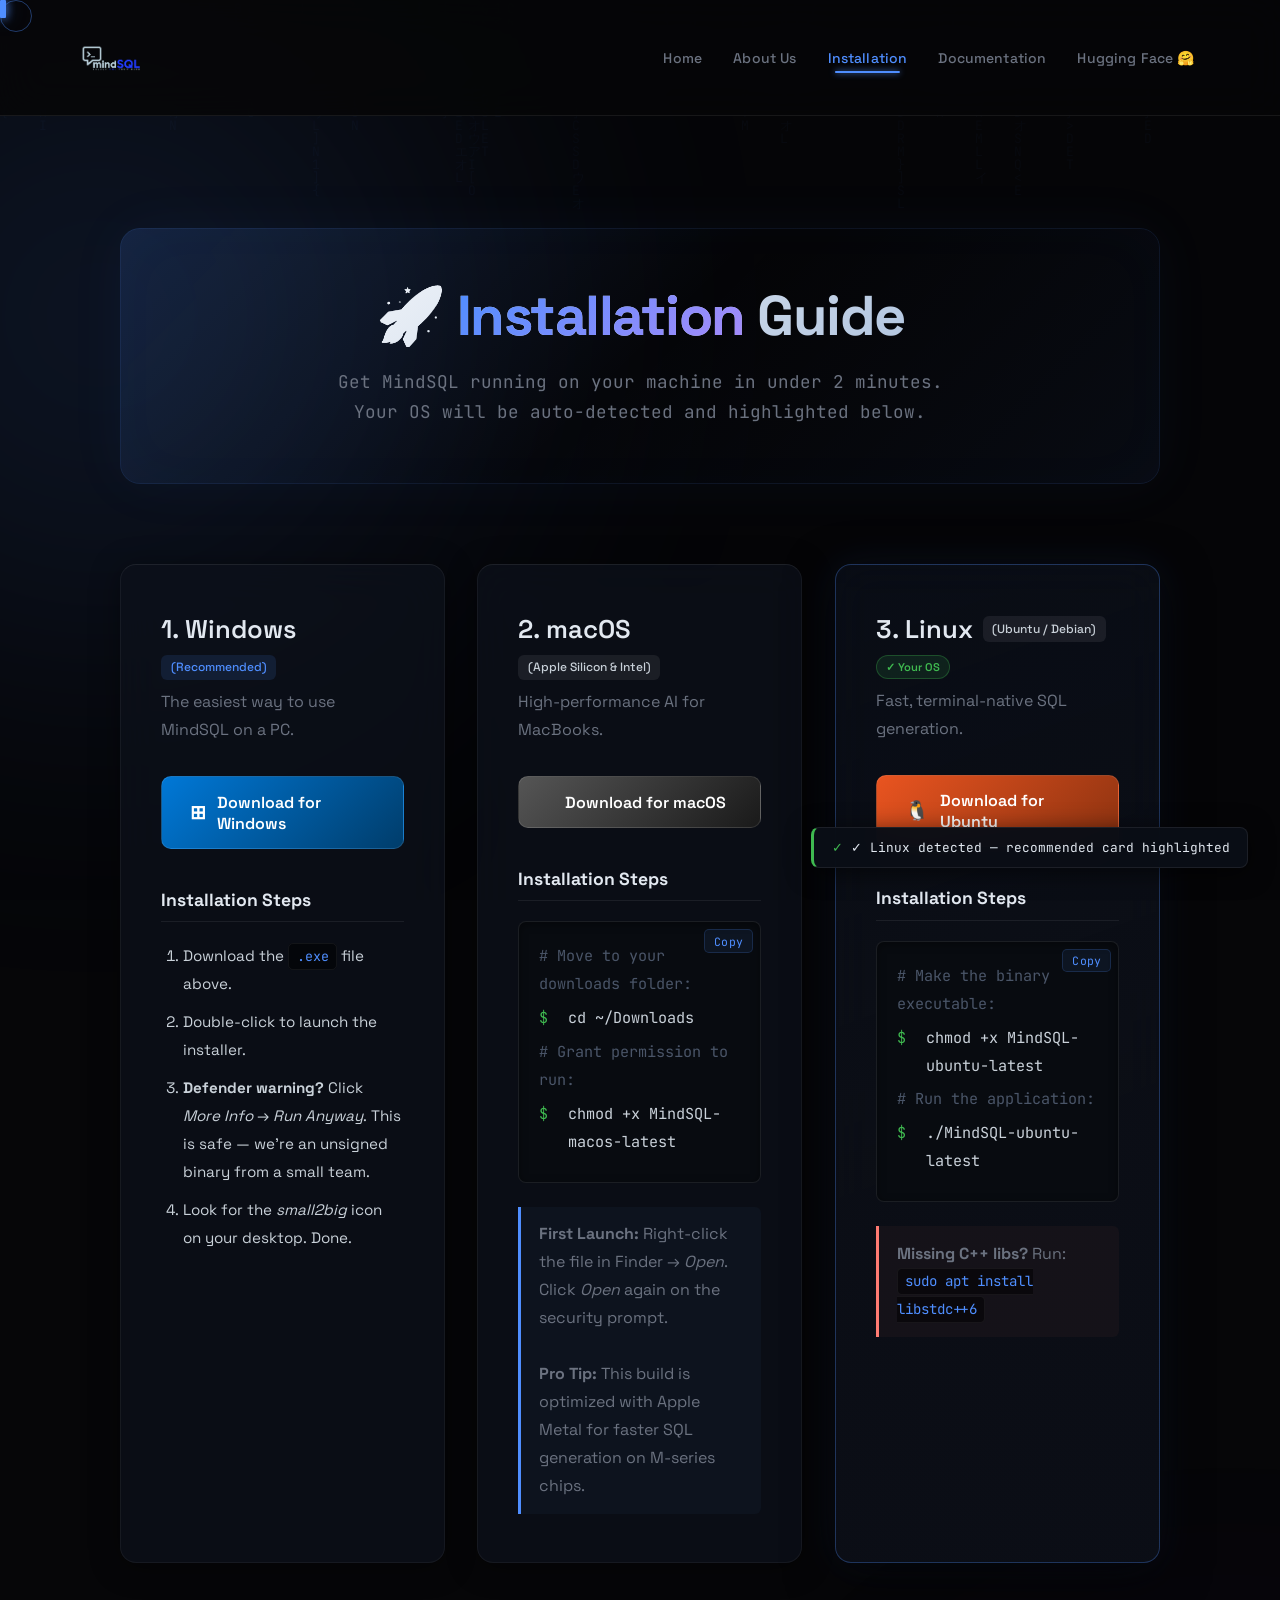
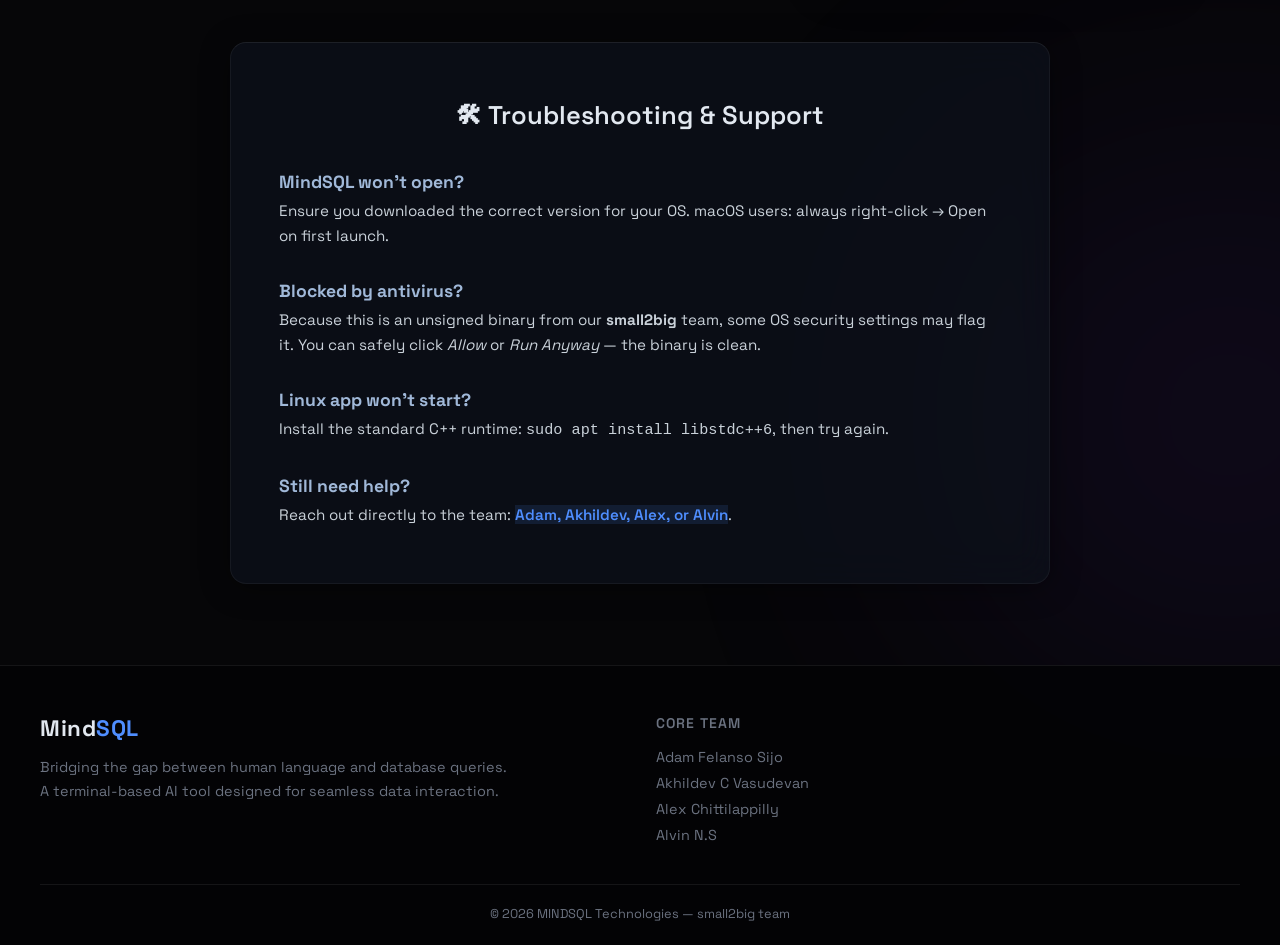
<file: installation.html>
<!DOCTYPE html>
<html lang="en">
<head>
    <meta charset="UTF-8">
    <meta name="viewport" content="width=device-width, initial-scale=1.0">
    <title>Installation Guide | MINDSQL</title>
    <meta name="description" content="Download and install MindSQL on Windows, macOS, and Linux.">
    <link rel="stylesheet" href="styles.css">
    <link href="https://fonts.googleapis.com/css2?family=Space+Grotesk:wght@400;500;600;700;800&family=JetBrains+Mono:wght@400;500;600&display=swap" rel="stylesheet">
</head>
<body>

    <header class="navbar">
        <div class="nav-container">
            <a href="index.html" class="logo" style="text-decoration:none">
                <img src="assets/3.png" alt="MINDSQL Logo" style="max-height:80px;width:auto;vertical-align:middle">
            </a>
            <nav class="nav-links">
                <a href="index.html">Home</a>
                <a href="about.html">About Us</a>
                <a href="installation.html" class="active">Installation</a>
                <a href="docs.html">Documentation</a>
                <a href="https://huggingface.co/AKHILDEVCV/MindSQL-Model-GGUF" target="_blank">Hugging Face 🤗</a>
            </nav>
        </div>
    </header>

    <main class="about-page installation-page">

        <!-- ── Hero ─────────────────────────────────── -->
        <section class="about-hero">
            <div class="container border-glow">
                <h1 class="hero-heading">🚀 <span class="highlight">Installation</span> Guide</h1>
                <p class="hero-subtitle font-mono">
                    Get MindSQL running on your machine in under 2 minutes.<br>
                    Your OS will be auto-detected and highlighted below.
                </p>
            </div>
        </section>

        <!-- ── OS Cards ──────────────────────────────── -->
        <section class="features-section">
            <div class="container">
                <div class="features-grid install-grid">

                    <!-- Windows -->
                    <div class="glass-card install-card">
                        <h2>1. Windows <span class="badge highlight-text">(Recommended)</span></h2>
                        <p class="subtitle">The easiest way to use MindSQL on a PC.</p>


                        <a href="https://github.com/Felanso-777/mindsql/releases/download/v1.1.7/MindSQL-windows-latest.exe" class="download-btn windows-btn">
                            <span class="icon">⊞</span> Download for Windows
                        </a>

                        <div class="install-steps">
                            <h4>Installation Steps</h4>
                            <ol>
                                <li>Download the <code>.exe</code> file above.</li>
                                <li>Double-click to launch the installer.</li>
                                <li><strong>Defender warning?</strong> Click <em>More Info</em> → <em>Run Anyway</em>. This is safe — we're an unsigned binary from a small team.</li>
                                <li>Look for the <em>small2big</em> icon on your desktop. Done.</li>
                            </ol>
                        </div>
                    </div>

                    <!-- macOS -->
                    <div class="glass-card install-card">
                        <h2>2. macOS <span class="badge">(Apple Silicon &amp; Intel)</span></h2>
                        <p class="subtitle">High-performance AI for MacBooks.</p>

                        <a href="https://github.com/Felanso-777/mindsql/releases/download/v1.1.7/MindSQL-macos-latest" class="download-btn mac-btn">
                        <span class="icon"> </span> Download for macOS
                        </a>

                        <div class="install-steps">
                            <h4>Installation Steps</h4>
                            <ul class="terminal-steps font-mono">
                                <li><span class="comment"># Move to your downloads folder:</span></li>
                                <li><span class="prompt">$</span><span> cd ~/Downloads</span></li>
                                <li><span class="comment"># Grant permission to run:</span></li>
                                <li><span class="prompt">$</span><span> chmod +x MindSQL-macos-latest</span></li>
                            </ul>
                            <p class="pro-tip">
                                <strong>First Launch:</strong> Right-click the file in Finder → <em>Open</em>. Click <em>Open</em> again on the security prompt.<br><br>
                                <strong>Pro Tip:</strong> This build is optimized with Apple Metal for faster SQL generation on M-series chips.
                            </p>
                        </div>
                    </div>

                    <!-- Linux -->
                    <div class="glass-card install-card">
                        <h2>3. Linux <span class="badge">(Ubuntu / Debian)</span></h2>
                        <p class="subtitle">Fast, terminal-native SQL generation.</p>

                        <a href="https://github.com/Felanso-777/mindsql/releases/download/v1.1.7/MindSQL-ubuntu-latest" class="download-btn linux-btn">
                            <span class="icon">🐧</span> Download for Ubuntu
                        </a>

                        <div class="install-steps">
                            <h4>Installation Steps</h4>
                            <ul class="terminal-steps font-mono">
                                <li><span class="comment"># Make the binary executable:</span></li>
                                <li><span class="prompt">$</span><span> chmod +x MindSQL-ubuntu-latest</span></li>
                                <li><span class="comment"># Run the application:</span></li>
                                <li><span class="prompt">$</span><span> ./MindSQL-ubuntu-latest</span></li>
                            </ul>
                            <p class="dependency-note">
                                <strong>Missing C++ libs?</strong> Run:<br>
                                <code>sudo apt install libstdc++6</code>
                            </p>
                        </div>
                    </div>

                </div>
            </div>
        </section>

        <!-- ── Troubleshooting ───────────────────────── -->
        <section class="mission-section">
            <div class="container container-sm">
                <div class="glass-card troubleshooting-card" style="text-align:left">
                    <h2 style="text-align:center;margin-bottom:2.5rem">🛠 Troubleshooting &amp; Support</h2>

                    <div class="troubleshoot-item">
                        <h4>MindSQL won't open?</h4>
                        <p>Ensure you downloaded the correct version for your OS. macOS users: always right-click → Open on first launch.</p>
                    </div>

                    <div class="troubleshoot-item">
                        <h4>Blocked by antivirus?</h4>
                        <p>Because this is an unsigned binary from our <strong>small2big</strong> team, some OS security settings may flag it. You can safely click <em>Allow</em> or <em>Run Anyway</em> — the binary is clean.</p>
                    </div>

                    <div class="troubleshoot-item">
                        <h4>Linux app won't start?</h4>
                        <p>Install the standard C++ runtime: <code>sudo apt install libstdc++6</code>, then try again.</p>
                    </div>

                    <div class="troubleshoot-item" style="margin-bottom:0">
                        <h4>Still need help?</h4>
                        <p>Reach out directly to the team: <span class="highlight-text" style="font-weight:600">Adam, Akhildev, Alex, or Alvin</span>.</p>
                    </div>
                </div>
            </div>
        </section>

    </main>

    <footer class="footer">
        <div class="footer-content">
            <div class="footer-brand">
                <h2 class="footer-logo">Mind<span class="text-blue">SQL</span></h2>
                <p class="footer-desc">
                    Bridging the gap between human language and database queries.<br>
                    A terminal-based AI tool designed for seamless data interaction.
                </p>
            </div>
            <div class="footer-team">
                <h3 class="team-heading">Core Team</h3>
                <ul class="team-list">
                    <li>Adam Felanso Sijo</li>
                    <li>Akhildev C Vasudevan</li>
                    <li>Alex Chittilappilly</li>
                    <li>Alvin N.S</li>
                </ul>
            </div>
        </div>
        <div class="footer-bottom">
            <p class="copyright">&copy; 2026 MINDSQL Technologies — small2big team</p>
        </div>
    </footer>

    <script src="transitions.js"></script>
    <script src="install-script.js"></script>
</body>
</html>
</file>
<file: styles.css>
/* ============================================
   MINDSQL — DESIGN SYSTEM
   ============================================ */

@import url('https://fonts.googleapis.com/css2?family=Space+Grotesk:wght@400;500;600;700;800&family=JetBrains+Mono:wght@400;500;600&display=swap');

:root {
    --bg-color: #060608;
    --term-bg: #000000;
    --accent-color: #4f8eff;
    --accent-glow: rgba(79, 142, 255, 0.35);
    --accent-light: #a0b8d8;
    --text-main: #e2e8f0;
    --text-muted: #6b7280;
    --nav-border: rgba(255, 255, 255, 0.07);
    --card-bg: rgba(14, 18, 28, 0.7);
    --font-sans: 'Space Grotesk', sans-serif;
    --font-mono: 'JetBrains Mono', monospace;
    --green: #3fb950;
    --red: #ff5f56;
    --yellow: #ffbd2e;
}

* { margin: 0; padding: 0; box-sizing: border-box; }

/* Custom cursor — desktop only */
@media (pointer: fine) {
    *, *::before, *::after { cursor: none !important; }
}

body {
    background-color: var(--bg-color);
    color: var(--text-main);
    font-family: var(--font-sans);
    display: flex;
    flex-direction: column;
    min-height: 100vh;
    overflow-x: hidden;
}

/* ============================================
   MATRIX CANVAS
   ============================================ */

#matrix-canvas {
    position: fixed;
    top: 0; left: 0;
    width: 100%; height: 100%;
    z-index: 0;
    opacity: 0.035;
    pointer-events: none;
}

/* ============================================
   PAGE TRANSITION OVERLAY
   ============================================ */

#page-transition {
    position: fixed;
    inset: 0;
    z-index: 99999;
    background: #000;
    display: flex;
    align-items: center;
    justify-content: center;
    flex-direction: column;
    gap: 1rem;
    pointer-events: none;
    transition: opacity 0.45s cubic-bezier(0.4, 0, 0.2, 1);
}

#page-transition.blocking { pointer-events: all; }

.transition-logo {
    font-family: var(--font-mono);
    font-size: 1.5rem;
    font-weight: 600;
    color: var(--accent-color);
    letter-spacing: 6px;
    text-transform: uppercase;
}

.transition-logo span { color: #fff; }

.transition-bar {
    width: 200px;
    height: 2px;
    background: rgba(255,255,255,0.08);
    border-radius: 2px;
    overflow: hidden;
}

.transition-bar-fill {
    height: 100%;
    width: 0%;
    background: var(--accent-color);
    border-radius: 2px;
    transition: width 0.35s ease;
    box-shadow: 0 0 8px var(--accent-color);
}

#page-transition.blocking .transition-bar-fill { width: 100%; }

/* ============================================
   CUSTOM CURSOR
   ============================================ */

.cursor {
    position: fixed;
    width: 6px; height: 18px;
    background: var(--accent-color);
    top: 0; left: 0;
    pointer-events: none;
    z-index: 99998;
    border-radius: 1px;
    animation: cursorBlink 1.1s step-end infinite;
    box-shadow: 0 0 10px var(--accent-color), 0 0 20px var(--accent-glow);
    will-change: transform;
}

.cursor-ring {
    position: fixed;
    width: 32px; height: 32px;
    border: 1.5px solid rgba(79, 142, 255, 0.4);
    border-radius: 50%;
    top: 0; left: 0;
    pointer-events: none;
    z-index: 99997;
    will-change: transform;
}

.cursor.hovering { opacity: 0; }
.cursor-ring.hovering {
    width: 52px; height: 52px;
    border-color: rgba(79, 142, 255, 0.7);
    background-color: rgba(79, 142, 255, 0.04);
}

@keyframes cursorBlink {
    0%, 100% { opacity: 1; }
    50% { opacity: 0; }
}

/* ============================================
   TOAST SYSTEM
   ============================================ */

.toast-container {
    position: fixed;
    bottom: 2rem; right: 2rem;
    z-index: 9999;
    display: flex;
    flex-direction: column;
    gap: 0.6rem;
    pointer-events: none;
}

.toast {
    background: rgba(10, 14, 22, 0.97);
    backdrop-filter: blur(24px);
    border: 1px solid rgba(255,255,255,0.08);
    border-left: 3px solid var(--accent-color);
    padding: 0.7rem 1.1rem;
    border-radius: 8px;
    font-family: var(--font-mono);
    font-size: 0.8rem;
    color: var(--text-main);
    min-width: 220px;
    animation: toastIn 0.35s cubic-bezier(0.16, 1, 0.3, 1) forwards;
    box-shadow: 0 4px 24px rgba(0,0,0,0.6);
}

.toast.exit { animation: toastOut 0.3s ease forwards; }

@keyframes toastIn {
    from { opacity: 0; transform: translateX(60px) scale(0.95); }
    to   { opacity: 1; transform: translateX(0) scale(1); }
}
@keyframes toastOut {
    from { opacity: 1; transform: translateX(0); }
    to   { opacity: 0; transform: translateX(60px); }
}

/* ============================================
   NAVBAR
   ============================================ */

.navbar {
    border-bottom: 1px solid var(--nav-border);
    background: rgba(6, 6, 8, 0.85);
    backdrop-filter: blur(20px);
    -webkit-backdrop-filter: blur(20px);
    position: sticky;
    top: 0;
    z-index: 1000;
}

.nav-container {
    max-width: 1200px;
    margin: 0 auto;
    padding: 1.1rem 2rem;
    display: flex;
    justify-content: space-between;
    align-items: center;
    position: relative;
}

.logo { display: flex; align-items: center; }

.nav-links {
    display: flex;
    align-items: center;
    gap: 0.25rem;
}

.nav-links a {
    color: var(--text-muted);
    text-decoration: none;
    font-size: 0.875rem;
    font-weight: 500;
    padding: 0.5rem 0.85rem;
    border-radius: 6px;
    transition: color 0.2s ease, background 0.2s ease, text-shadow 0.2s ease;
    letter-spacing: 0.01em;
    position: relative;
}

.nav-links a::after {
    content: '';
    position: absolute;
    bottom: 2px; left: 50%;
    width: 0; height: 1.5px;
    background: var(--accent-color);
    transform: translateX(-50%);
    transition: width 0.25s ease;
    border-radius: 2px;
    box-shadow: 0 0 6px var(--accent-color);
}

.nav-links a:hover { color: var(--text-main); background: rgba(255,255,255,0.04); }
.nav-links a:hover::after { width: 60%; }
.nav-links a.active { color: var(--accent-color); }
.nav-links a.active::after { width: 60%; }

/* Hamburger */
.hamburger {
    display: none;
    flex-direction: column;
    gap: 5px;
    background: none;
    border: none;
    padding: 4px;
    z-index: 10;
}

.hamburger span {
    display: block;
    width: 22px; height: 2px;
    background: var(--accent-light);
    border-radius: 2px;
    transition: all 0.3s ease;
}

.hamburger.open span:nth-child(1) { transform: rotate(45deg) translate(5px, 5px); }
.hamburger.open span:nth-child(2) { opacity: 0; width: 0; }
.hamburger.open span:nth-child(3) { transform: rotate(-45deg) translate(5px, -5px); }

@media (max-width: 768px) {
    .hamburger { display: flex; }

    .nav-links {
        display: none;
        position: absolute;
        top: calc(100% + 1px);
        left: 0; right: 0;
        background: rgba(6, 6, 8, 0.98);
        backdrop-filter: blur(24px);
        border-bottom: 1px solid var(--nav-border);
        padding: 1rem 1.5rem 1.5rem;
        flex-direction: column;
        align-items: flex-start;
        gap: 0.25rem;
    }

    .nav-links.open { display: flex; }
    .nav-links a { width: 100%; padding: 0.6rem 0.75rem; }
}

/* ============================================
   HERO & TERMINAL
   ============================================ */

.hero {
    flex: 1;
    display: flex;
    justify-content: center;
    align-items: center;
    padding: 3rem 2rem;
    position: relative;
    z-index: 1;
}

.terminal-container {
    background-color: var(--term-bg);
    width: 100%;
    max-width: 900px;
    border-radius: 12px;
    box-shadow:
        0 0 0 1px rgba(255,255,255,0.07),
        0 25px 60px rgba(0,0,0,0.7),
        0 0 80px rgba(79, 142, 255, 0.06);
    overflow: hidden;
    display: flex;
    flex-direction: column;
    height: 600px;
    transition: box-shadow 0.3s ease;
}

.terminal-container:focus-within {
    box-shadow:
        0 0 0 1px rgba(79, 142, 255, 0.2),
        0 25px 60px rgba(0,0,0,0.7),
        0 0 100px rgba(79, 142, 255, 0.12);
}

.terminal-header {
    background-color: #111114;
    padding: 12px 16px;
    display: flex;
    gap: 8px;
    align-items: center;
    border-bottom: 1px solid rgba(255,255,255,0.05);
}

.terminal-header-title {
    flex: 1;
    text-align: center;
    font-family: var(--font-mono);
    font-size: 0.75rem;
    color: var(--text-muted);
    letter-spacing: 0.05em;
}

.dot {
    width: 12px; height: 12px;
    border-radius: 50%;
    flex-shrink: 0;
}
.dot.red    { background: #ff5f56; box-shadow: 0 0 6px rgba(255,95,86,0.5); }
.dot.yellow { background: #ffbd2e; box-shadow: 0 0 6px rgba(255,189,46,0.5); }
.dot.green  { background: #27c93f; box-shadow: 0 0 6px rgba(39,201,63,0.5); }

.terminal-body {
    padding: 1.75rem;
    font-family: var(--font-mono);
    font-size: 0.875rem;
    color: #e0e0e0;
    overflow-y: auto;
    flex: 1;
    display: flex;
    flex-direction: column;
    line-height: 1.6;
}

.ascii-art {
    color: var(--accent-color);
    margin-bottom: 1.5rem;
    font-weight: 600;
    font-size: 0.75rem;
    text-shadow: 0 0 20px rgba(79, 142, 255, 0.4);
    transition: filter 0.1s ease, transform 0.1s ease;
    user-select: none;
}

/* ASCII Glitch */
@keyframes asciiGlitch {
    0%   { transform: skewX(0deg) translateX(0); filter: none; opacity: 1; }
    15%  { transform: skewX(-3deg) translateX(4px); filter: hue-rotate(90deg) brightness(1.5); opacity: 0.85; }
    30%  { transform: skewX(2deg) translateX(-3px); filter: hue-rotate(-90deg); opacity: 0.9; }
    50%  { transform: skewX(0deg) translateX(2px); filter: hue-rotate(180deg) brightness(1.3); }
    70%  { transform: skewX(-1deg) translateX(-2px); filter: none; opacity: 0.95; }
    85%  { transform: skewX(1deg) translateX(1px); filter: hue-rotate(45deg); }
    100% { transform: skewX(0deg) translateX(0); filter: none; opacity: 1; }
}

.ascii-art.glitching {
    animation: asciiGlitch 0.35s steps(1) forwards;
}

.terminal-output { flex: 1; }
.terminal-output p { margin-bottom: 0.4rem; }

.accent { color: #fff; font-weight: 600; }
.success { color: var(--accent-color); font-weight: 600; text-shadow: 0 0 10px var(--accent-glow); }
.system  { color: var(--text-muted); }

/* Boot lines */
.boot-line       { color: var(--green); }
.boot-line.warn  { color: var(--yellow); }
.boot-line.info  { color: var(--accent-color); }
.boot-line.error { color: var(--red); }

.terminal-input-line {
    display: flex;
    align-items: center;
    margin-top: 0.75rem;
    border-top: 1px solid rgba(255,255,255,0.04);
    padding-top: 0.75rem;
}

.prompt { color: var(--accent-color); margin-right: 10px; white-space: nowrap; flex-shrink: 0; }

#terminal-input {
    background: transparent;
    border: none;
    color: var(--text-main);
    font-family: var(--font-mono);
    font-size: 0.875rem;
    flex: 1;
    outline: none;
    width: 100%;
    caret-color: var(--accent-color);
}

#terminal-input::placeholder { color: rgba(255,255,255,0.15); }

/* Scrollbar */
.terminal-body::-webkit-scrollbar { width: 6px; }
.terminal-body::-webkit-scrollbar-track { background: transparent; }
.terminal-body::-webkit-scrollbar-thumb { background: rgba(255,255,255,0.1); border-radius: 3px; }
.terminal-body::-webkit-scrollbar-thumb:hover { background: rgba(255,255,255,0.2); }

/* ============================================
   FOOTER
   ============================================ */

.footer {
    border-top: 1px solid var(--nav-border);
    padding: 3rem 2rem 1.5rem;
    background: rgba(4, 4, 6, 0.9);
    position: relative;
    z-index: 1;
}

.footer-content {
    max-width: 1200px;
    margin: 0 auto;
    display: flex;
    justify-content: space-between;
    align-items: flex-start;
    flex-wrap: wrap;
    gap: 2rem;
    padding-bottom: 2rem;
    border-bottom: 1px solid var(--nav-border);
}

.footer-brand { flex: 1; min-width: 280px; }

.footer-logo {
    font-size: 1.4rem;
    font-weight: 700;
    color: var(--text-main);
    margin-bottom: 0.75rem;
    letter-spacing: 0.5px;
    font-family: var(--font-sans);
}

.text-blue { color: var(--accent-color); }

.footer-desc {
    color: var(--text-muted);
    font-size: 0.9rem;
    line-height: 1.7;
}

.footer-team { flex: 1; min-width: 180px; }

.team-heading {
    color: var(--text-main);
    font-size: 0.875rem;
    font-weight: 600;
    text-transform: uppercase;
    letter-spacing: 1px;
    margin-bottom: 1rem;
    color: var(--text-muted);
}

.team-list {
    list-style: none;
    padding: 0; margin: 0;
}

.team-list li {
    color: var(--text-muted);
    font-size: 0.9rem;
    margin-bottom: 0.5rem;
    transition: color 0.2s ease;
}

.team-list li:hover { color: var(--text-main); }

.footer-bottom {
    max-width: 1200px;
    margin: 0 auto;
    padding-top: 1.25rem;
    text-align: center;
}

.copyright { color: var(--text-muted); font-size: 0.8rem; }

/* ============================================
   ABOUT PAGE LAYOUT
   ============================================ */

.about-page {
    flex: 1;
    display: flex;
    flex-direction: column;
    padding: 5rem 2rem;
    gap: 7rem;
    position: relative;
    z-index: 1;
}

/* Ambient orbs */
.about-page::before, .about-page::after {
    content: '';
    position: absolute;
    border-radius: 50%;
    filter: blur(160px);
    z-index: -1;
    pointer-events: none;
    opacity: 0.12;
}
.about-page::before { width: 700px; height: 700px; top: -150px; left: -250px; background: var(--accent-color); }
.about-page::after  { width: 500px; height: 500px; bottom: 0; right: -200px; background: #7c3aed; }

.container { max-width: 1040px; margin: 0 auto; width: 100%; }
.container-sm { max-width: 820px; }

.font-mono { font-family: var(--font-mono); }

.section-title {
    font-size: 2.25rem;
    font-weight: 700;
    color: var(--text-main);
    margin-bottom: 2.5rem;
    text-align: center;
    letter-spacing: -0.5px;
}

.text-center { text-align: center; }

/* Hero Section */
.about-hero {
    text-align: center;
    padding-top: 2rem;
}

.border-glow {
    border: 1px solid rgba(79, 142, 255, 0.1);
    border-radius: 20px;
    padding: 3.5rem;
    box-shadow: 0 0 60px rgba(79, 142, 255, 0.05), inset 0 0 60px rgba(79, 142, 255, 0.02);
    position: relative;
}

.border-glow::before {
    content: '';
    position: absolute;
    inset: -1px;
    border-radius: 20px;
    background: linear-gradient(135deg, rgba(79,142,255,0.15), transparent, rgba(79,142,255,0.05));
    pointer-events: none;
    z-index: -1;
}

.hero-heading {
    font-size: 3.5rem;
    font-weight: 800;
    line-height: 1.1;
    margin-bottom: 1.25rem;
    letter-spacing: -1.5px;
    background: linear-gradient(140deg, #fff 0%, #a0b8d8 100%);
    -webkit-background-clip: text;
    -webkit-text-fill-color: transparent;
    background-clip: text;
}

.hero-heading .highlight {
    background: linear-gradient(135deg, var(--accent-color) 0%, #a78bfa 100%);
    -webkit-background-clip: text;
    -webkit-text-fill-color: transparent;
    background-clip: text;
}

.hero-subtitle {
    font-size: 1.1rem;
    color: var(--text-muted);
    line-height: 1.7;
    max-width: 620px;
    margin: 0 auto;
}

/* ============================================
   GLASSMORPHISM CARDS
   ============================================ */

.glass-card {
    background: var(--card-bg);
    backdrop-filter: blur(20px);
    -webkit-backdrop-filter: blur(20px);
    border: 1px solid rgba(255, 255, 255, 0.05);
    border-top: 1px solid rgba(255, 255, 255, 0.08);
    border-radius: 16px;
    padding: 2.5rem;
    box-shadow: 0 4px 30px rgba(0, 0, 0, 0.4);
    transition: transform 0.4s cubic-bezier(0.16, 1, 0.3, 1),
                box-shadow 0.4s ease,
                border-color 0.3s ease;
    transform-style: preserve-3d;
    will-change: transform;
}

.glass-card:hover {
    box-shadow: 0 16px 48px rgba(0, 0, 0, 0.6), 0 0 30px rgba(79, 142, 255, 0.08);
    border-color: rgba(79, 142, 255, 0.2);
}

.glass-card h2, .glass-card h3 {
    color: var(--text-main);
    margin-bottom: 1rem;
    font-size: 1.6rem;
    font-weight: 600;
}

.glass-card p {
    color: var(--text-muted);
    line-height: 1.75;
    font-size: 1rem;
}

/* Mission Card */
.mission-card {
    text-align: center;
    border-top: 2px solid var(--accent-color);
    background: linear-gradient(160deg, rgba(79,142,255,0.06) 0%, var(--card-bg) 100%);
}
.mission-card h2 { color: var(--accent-color); font-size: 1.5rem; letter-spacing: 0.5px; text-transform: uppercase; }
.mission-card p  { font-size: 1.15rem; color: #c9d1d9; }

/* ============================================
   STATS SECTION
   ============================================ */

.stats-section { padding: 1rem 0; }

.stats-grid {
    display: grid;
    grid-template-columns: repeat(4, 1fr);
    gap: 1.5rem;
}

@media (max-width: 768px) { .stats-grid { grid-template-columns: repeat(2, 1fr); } }
@media (max-width: 480px) { .stats-grid { grid-template-columns: 1fr 1fr; } }

.stat-item {
    text-align: center;
    padding: 2rem 1.5rem;
    background: rgba(79, 142, 255, 0.03);
    border: 1px solid rgba(79, 142, 255, 0.1);
    border-radius: 14px;
    transition: border-color 0.3s ease, background 0.3s ease, transform 0.3s ease;
}

.stat-item:hover {
    border-color: rgba(79, 142, 255, 0.3);
    background: rgba(79, 142, 255, 0.06);
    transform: translateY(-3px);
}

.stat-number {
    font-family: var(--font-mono);
    font-size: 3rem;
    font-weight: 700;
    color: var(--accent-color);
    line-height: 1;
    margin-bottom: 0.5rem;
    text-shadow: 0 0 20px rgba(79, 142, 255, 0.4);
}

.stat-label {
    font-size: 0.75rem;
    color: var(--text-muted);
    text-transform: uppercase;
    letter-spacing: 1.5px;
    font-weight: 500;
}

/* ============================================
   FEATURES GRID
   ============================================ */

.features-grid {
    display: grid;
    grid-template-columns: repeat(auto-fit, minmax(280px, 1fr));
    gap: 1.5rem;
}

.feature-item { padding: 2.5rem 2rem; }

.feature-icon {
    font-size: 2rem;
    margin-bottom: 1.25rem;
    display: block;
    filter: drop-shadow(0 0 8px rgba(79,142,255,0.4));
}

.feature-item h3 { font-size: 1.25rem; margin-bottom: 0.6rem; }

/* ============================================
   TEAM FLIP CARDS
   ============================================ */

.team-roster {
    display: grid;
    grid-template-columns: repeat(auto-fit, minmax(200px, 1fr));
    gap: 1.25rem;
}

.team-card {
    height: 170px;
    perspective: 1200px;
}

.team-card-inner {
    position: relative;
    width: 100%; height: 100%;
    transition: transform 0.65s cubic-bezier(0.16, 1, 0.3, 1);
    transform-style: preserve-3d;
}

.team-card:hover .team-card-inner { transform: rotateY(180deg); }

.team-card-front, .team-card-back {
    position: absolute;
    inset: 0;
    backface-visibility: hidden;
    -webkit-backface-visibility: hidden;
    border-radius: 14px;
    display: flex;
    align-items: center;
    justify-content: center;
    flex-direction: column;
    gap: 0.6rem;
    padding: 1.5rem;
    text-align: center;
    border: 1px solid rgba(255,255,255,0.05);
    background: var(--card-bg);
    backdrop-filter: blur(16px);
}

.team-card-back {
    transform: rotateY(180deg);
    background: linear-gradient(135deg, rgba(79,142,255,0.1), rgba(14,18,28,0.9));
    border-color: rgba(79, 142, 255, 0.25);
}

.tc-avatar {
    width: 44px; height: 44px;
    border-radius: 50%;
    background: linear-gradient(135deg, var(--accent-color), #7c3aed);
    display: flex; align-items: center; justify-content: center;
    font-weight: 700;
    font-size: 1rem;
    color: #fff;
    margin-bottom: 0.25rem;
    box-shadow: 0 0 16px rgba(79,142,255,0.3);
}

.tc-name { color: var(--text-main); font-weight: 600; font-size: 0.9rem; }

.tc-dot {
    width: 7px; height: 7px;
    border-radius: 50%;
    background: var(--accent-color);
    box-shadow: 0 0 8px var(--accent-color);
    animation: pulseDot 2s infinite;
}

@keyframes pulseDot {
    0%, 100% { opacity: 1; box-shadow: 0 0 8px var(--accent-color); }
    50%       { opacity: 0.4; box-shadow: 0 0 3px var(--accent-color); }
}

.tc-role { color: var(--accent-color); font-family: var(--font-mono); font-size: 0.78rem; font-weight: 600; }
.tc-quote { color: var(--text-muted); font-size: 0.78rem; font-style: italic; line-height: 1.5; }
.tc-hint  { font-size: 0.65rem; color: rgba(255,255,255,0.15); font-family: var(--font-mono); margin-top: 0.25rem; }

.tc-github {
    display: inline-flex;
    align-items: center;
    gap: 0.3rem;
    margin-top: 0.5rem;
    font-family: var(--font-mono);
    font-size: 0.72rem;
    font-weight: 600;
    color: var(--accent-color);
    text-decoration: none;
    border: 1px solid rgba(79,142,255,0.3);
    padding: 0.25rem 0.65rem;
    border-radius: 20px;
    background: rgba(79,142,255,0.08);
    transition: background 0.2s ease, border-color 0.2s ease, color 0.2s ease;
}
.tc-github:hover {
    background: rgba(79,142,255,0.2);
    border-color: rgba(79,142,255,0.6);
    color: #fff;
}

/* ============================================
   TIMELINE
   ============================================ */

.timeline-section { padding: 1rem 0; }

.timeline {
    position: relative;
    padding: 1.5rem 0;
}

.timeline::before {
    content: '';
    position: absolute;
    left: 50%; top: 0; bottom: 0;
    width: 1px;
    background: linear-gradient(to bottom, transparent 0%, var(--accent-color) 20%, var(--accent-color) 80%, transparent 100%);
    transform: translateX(-50%);
    opacity: 0.3;
}

.timeline-item {
    display: flex;
    justify-content: flex-end;
    padding-right: calc(50% + 2.5rem);
    margin-bottom: 2.5rem;
    position: relative;
}

.timeline-item:nth-child(even) {
    justify-content: flex-start;
    padding-right: 0;
    padding-left: calc(50% + 2.5rem);
}

.timeline-dot {
    position: absolute;
    left: 50%;
    top: 1.2rem;
    width: 11px; height: 11px;
    background: var(--accent-color);
    border-radius: 50%;
    transform: translateX(-50%);
    box-shadow: 0 0 14px var(--accent-color), 0 0 28px rgba(79,142,255,0.3);
    z-index: 1;
}

.timeline-content {
    max-width: 290px;
    padding: 1.25rem 1.5rem;
    background: var(--card-bg);
    border: 1px solid rgba(79, 142, 255, 0.1);
    border-radius: 12px;
    backdrop-filter: blur(12px);
    transition: border-color 0.3s ease, transform 0.3s ease;
}

.timeline-content:hover {
    border-color: rgba(79, 142, 255, 0.3);
    transform: translateY(-2px);
}

.timeline-tag {
    color: var(--accent-color);
    font-family: var(--font-mono);
    font-size: 0.72rem;
    font-weight: 600;
    letter-spacing: 1.5px;
    text-transform: uppercase;
    margin-bottom: 0.4rem;
}

.timeline-content h4 { color: var(--text-main); font-size: 1rem; font-weight: 600; margin-bottom: 0.35rem; }
.timeline-content p  { color: var(--text-muted); font-size: 0.85rem; line-height: 1.55; }

@media (max-width: 640px) {
    .timeline::before { left: 1.25rem; }
    .timeline-item, .timeline-item:nth-child(even) {
        justify-content: flex-start;
        padding-left: 3.5rem;
        padding-right: 0;
    }
    .timeline-dot { left: 1.25rem; }
    .timeline-content { max-width: 100%; }
}

/* ============================================
   INSTALLATION PAGE
   ============================================ */

.installation-page { gap: 5rem; }

.install-grid {
    grid-template-columns: repeat(auto-fit, minmax(320px, 1fr));
    align-items: stretch;
    gap: 2rem;
}

.install-card {
    display: flex;
    flex-direction: column;
    padding: 3rem 2.5rem;
}

.install-card h2 {
    font-size: 1.6rem;
    display: flex;
    align-items: center;
    gap: 0.6rem;
    flex-wrap: wrap;
    margin-bottom: 0.5rem;
}

.install-card .subtitle {
    font-size: 1rem;
    color: var(--text-muted);
    margin-bottom: 2rem;
}

.badge {
    font-size: 0.75rem;
    padding: 0.3rem 0.6rem;
    border-radius: 6px;
    background: rgba(255, 255, 255, 0.07);
    color: #c9d1d9;
    font-weight: 500;
    vertical-align: middle;
}

.highlight-text { color: var(--accent-color); background: rgba(79, 142, 255, 0.12); }

/* Detected badge */
.detected-badge {
    display: inline-flex;
    align-items: center;
    gap: 0.35rem;
    font-size: 0.7rem;
    background: rgba(63, 185, 80, 0.12);
    color: var(--green);
    border: 1px solid rgba(63, 185, 80, 0.3);
    padding: 0.25rem 0.55rem;
    border-radius: 20px;
    font-weight: 600;
    animation: pulseBadge 2s infinite;
    vertical-align: middle;
}

@keyframes pulseBadge {
    0%, 100% { box-shadow: 0 0 0 0 rgba(63, 185, 80, 0.2); }
    50%       { box-shadow: 0 0 0 4px rgba(63, 185, 80, 0); }
}

/* Download Buttons */
.download-btn {
    display: inline-flex;
    align-items: center;
    justify-content: center;
    gap: 0.7rem;
    padding: 0.9rem 1.75rem;
    border-radius: 10px;
    font-size: 1rem;
    font-family: var(--font-sans);
    font-weight: 600;
    text-decoration: none;
    color: white;
    transition: transform 0.2s ease, box-shadow 0.2s ease;
    margin-bottom: 2.5rem;
    border: 1px solid rgba(255, 255, 255, 0.1);
    position: relative;
    overflow: hidden;
}

.download-btn::after {
    content: '';
    position: absolute;
    top: -50%; left: -120%;
    width: 60%; height: 200%;
    background: linear-gradient(90deg, transparent, rgba(255,255,255,0.18), transparent);
    transform: skewX(-15deg);
    animation: shimmer 3.5s ease infinite;
}

@keyframes shimmer { 0% { left: -120%; } 100% { left: 220%; } }

.download-btn:hover {
    transform: translateY(-3px);
    box-shadow: 0 8px 24px rgba(0, 0, 0, 0.4);
}

.download-btn .icon { font-size: 1.2rem; }

.windows-btn { background: linear-gradient(135deg, #0078d7 0%, #003d6b 100%); }
.mac-btn     { background: linear-gradient(135deg, #555 0%, #1a1a1a 100%); }
.linux-btn   { background: linear-gradient(135deg, #e95420 0%, #8c3210 100%); }

/* Terminal steps */
.install-steps {
    flex-grow: 1;
    display: flex;
    flex-direction: column;
}

.install-steps h4 {
    color: var(--text-main);
    margin-bottom: 1.25rem;
    font-size: 1.1rem;
    border-bottom: 1px solid rgba(255, 255, 255, 0.07);
    padding-bottom: 0.65rem;
}

.install-steps ol, .install-steps ul {
    color: #c9d1d9;
    font-size: 0.95rem;
    line-height: 1.85;
}

.install-steps ol { padding-left: 1.4rem; }
.install-steps li { margin-bottom: 0.6rem; }

.install-steps code {
    background: rgba(0, 0, 0, 0.5);
    padding: 0.2rem 0.45rem;
    border-radius: 5px;
    color: var(--accent-color);
    font-family: var(--font-mono);
    font-size: 0.88em;
    border: 1px solid rgba(255, 255, 255, 0.06);
}

/* Terminal block */
.terminal-steps-wrapper { position: relative; }

.terminal-steps {
    background: #080b10;
    border: 1px solid rgba(255,255,255,0.08);
    padding: 1.25rem;
    border-radius: 8px;
    list-style: none;
    margin: 0;
    font-family: var(--font-mono);
    font-size: 0.82rem;
    box-shadow: inset 0 2px 8px rgba(0,0,0,0.4);
}

.terminal-steps li {
    margin-bottom: 0.35rem;
    display: flex;
    gap: 0.65rem;
    align-items: flex-start;
}

.terminal-steps .comment { color: #4a5568; }
.terminal-steps .prompt  { color: var(--green); user-select: none; flex-shrink: 0; }

/* Copy button */
.copy-btn {
    position: absolute;
    top: 0.5rem; right: 0.5rem;
    background: rgba(79, 142, 255, 0.08);
    border: 1px solid rgba(79, 142, 255, 0.18);
    color: var(--accent-color);
    font-family: var(--font-mono);
    font-size: 0.72rem;
    padding: 0.2rem 0.55rem;
    border-radius: 5px;
    transition: all 0.2s ease;
    letter-spacing: 0.03em;
    z-index: 1;
}

.copy-btn:hover { background: rgba(79, 142, 255, 0.18); }
.copy-btn.copied { color: var(--green); border-color: rgba(63,185,80,0.3); background: rgba(63,185,80,0.08); }

.pro-tip {
    background: rgba(79, 142, 255, 0.04);
    padding: 0.85rem 1.1rem;
    border-left: 3px solid var(--accent-color);
    border-radius: 0 6px 6px 0;
    font-size: 0.9rem;
    margin-top: 1.5rem;
    color: #c9d1d9;
}

.dependency-note {
    background: rgba(255, 123, 114, 0.04);
    padding: 0.85rem 1.1rem;
    border-left: 3px solid #ff7b72;
    border-radius: 0 6px 6px 0;
    font-size: 0.9rem;
    margin-top: 1.5rem;
    color: #c9d1d9;
}

/* Troubleshooting */
.troubleshooting-card { padding: 3.5rem 3rem; }
.troubleshoot-item { margin-bottom: 2rem; }
.troubleshoot-item:last-child { margin-bottom: 0; }
.troubleshoot-item h4 { font-size: 1.1rem; margin-bottom: 0.4rem; color: var(--accent-light); }
.troubleshoot-item p  { font-size: 0.95rem; color: #c9d1d9; line-height: 1.6; }

/* ============================================
   UTILITIES
   ============================================ */

.mb-4 { margin-bottom: 1.5rem; }
.mt-4 { margin-top: 1.5rem; }
.mt-2 { margin-top: 0.5rem; }

/* ============================================
   ANIMATIONS
   ============================================ */

@keyframes fadeIn {
    from { opacity: 0; transform: translateY(6px); }
    to   { opacity: 1; transform: translateY(0); }
}

.fade-in { animation: fadeIn 0.3s ease forwards; }

/* Ripple */
@keyframes rippleAnim {
    to { transform: scale(4); opacity: 0; }
}

/* ============================================
   MODEL SECTION
   ============================================ */

.model-card {
    display: flex;
    gap: 3rem;
    align-items: flex-start;
    padding: 2.75rem;
    border-top: 2px solid var(--accent-color);
    background: linear-gradient(135deg, rgba(79,142,255,0.04) 0%, var(--card-bg) 60%);
}

@media (max-width: 860px) {
    .model-card { flex-direction: column; gap: 2rem; }
}

.model-card-left  { flex: 1; min-width: 0; }
.model-card-right { width: 300px; flex-shrink: 0; display: flex; flex-direction: column; gap: 1.25rem; }

@media (max-width: 860px) { .model-card-right { width: 100%; } }

.model-badge-row { display: flex; flex-wrap: wrap; gap: 0.5rem; margin-bottom: 1rem; }

.model-badge {
    font-size: 0.72rem;
    font-family: var(--font-mono);
    font-weight: 600;
    padding: 0.25rem 0.65rem;
    border-radius: 20px;
    background: rgba(255,255,255,0.06);
    color: var(--text-muted);
    border: 1px solid rgba(255,255,255,0.08);
}
.model-badge.green { background: rgba(63,185,80,0.1);  color: var(--green);        border-color: rgba(63,185,80,0.25); }
.model-badge.blue  { background: rgba(79,142,255,0.1); color: var(--accent-color); border-color: rgba(79,142,255,0.25); }

.model-name {
    font-size: 2rem;
    font-weight: 800;
    color: var(--text-main);
    letter-spacing: -1px;
    margin-bottom: 0.25rem;
    background: linear-gradient(135deg, #fff 0%, var(--accent-color) 100%);
    -webkit-background-clip: text;
    -webkit-text-fill-color: transparent;
    background-clip: text;
}

.model-tagline { font-size: 0.82rem; color: var(--text-muted); margin-bottom: 1.25rem; }

.model-desc { color: #b0bec5; font-size: 0.93rem; line-height: 1.75; margin-bottom: 1rem; }
.model-desc strong { color: var(--text-main); }

.model-hf-btn {
    display: inline-flex;
    align-items: center;
    gap: 0.5rem;
    margin-top: 0.5rem;
    padding: 0.7rem 1.4rem;
    border-radius: 8px;
    background: linear-gradient(135deg, #ff9500 0%, #ff6b00 100%);
    color: #fff;
    font-weight: 600;
    font-size: 0.9rem;
    text-decoration: none;
    transition: transform 0.2s ease, box-shadow 0.2s ease;
    position: relative;
    overflow: hidden;
}

.model-hf-btn::after {
    content: '';
    position: absolute;
    top: -50%; left: -120%;
    width: 60%; height: 200%;
    background: linear-gradient(90deg, transparent, rgba(255,255,255,0.2), transparent);
    transform: skewX(-15deg);
    animation: shimmer 3s ease infinite;
}

.model-hf-btn:hover { transform: translateY(-2px); box-shadow: 0 8px 24px rgba(255,149,0,0.35); }

.model-stats-grid {
    display: grid;
    grid-template-columns: 1fr 1fr;
    gap: 0.75rem;
}

.model-stat {
    background: rgba(0,0,0,0.3);
    border: 1px solid rgba(255,255,255,0.06);
    border-radius: 10px;
    padding: 1rem;
    text-align: center;
    transition: border-color 0.2s ease;
}
.model-stat:hover { border-color: rgba(79,142,255,0.25); }

.model-stat-val {
    font-family: var(--font-mono);
    font-size: 1.5rem;
    font-weight: 700;
    color: var(--accent-color);
    text-shadow: 0 0 16px rgba(79,142,255,0.4);
    line-height: 1.2;
    margin-bottom: 0.25rem;
}

.model-stat-lbl {
    font-size: 0.68rem;
    color: var(--text-muted);
    text-transform: uppercase;
    letter-spacing: 1px;
    font-weight: 500;
}

.model-arch-box {
    background: #060910;
    border: 1px solid rgba(255,255,255,0.07);
    border-radius: 10px;
    overflow: hidden;
}

.model-arch-row {
    display: flex;
    justify-content: space-between;
    align-items: center;
    padding: 0.6rem 1rem;
    border-bottom: 1px solid rgba(255,255,255,0.04);
    font-size: 0.78rem;
}
.model-arch-row:last-child { border-bottom: none; }
.arch-label { color: var(--text-muted); }
.arch-val   { color: var(--accent-color); font-weight: 600; }

/* ============================================
   RESPONSIVE
   ============================================ */

@media (max-width: 768px) {
    .about-page { gap: 4rem; padding: 3rem 1.25rem; }
    .hero-heading { font-size: 2.25rem; }
    .border-glow { padding: 2rem 1.5rem; }
    .glass-card { padding: 1.75rem; }
    .troubleshooting-card { padding: 2rem; }
    .section-title { font-size: 1.85rem; }
    .terminal-container { height: 520px; }
    .ascii-art { font-size: 0.5rem; }
}

@media (max-width: 480px) {
    .ascii-art { display: none; }
    .hero-heading { font-size: 1.9rem; letter-spacing: -0.5px; }
}
</file>
